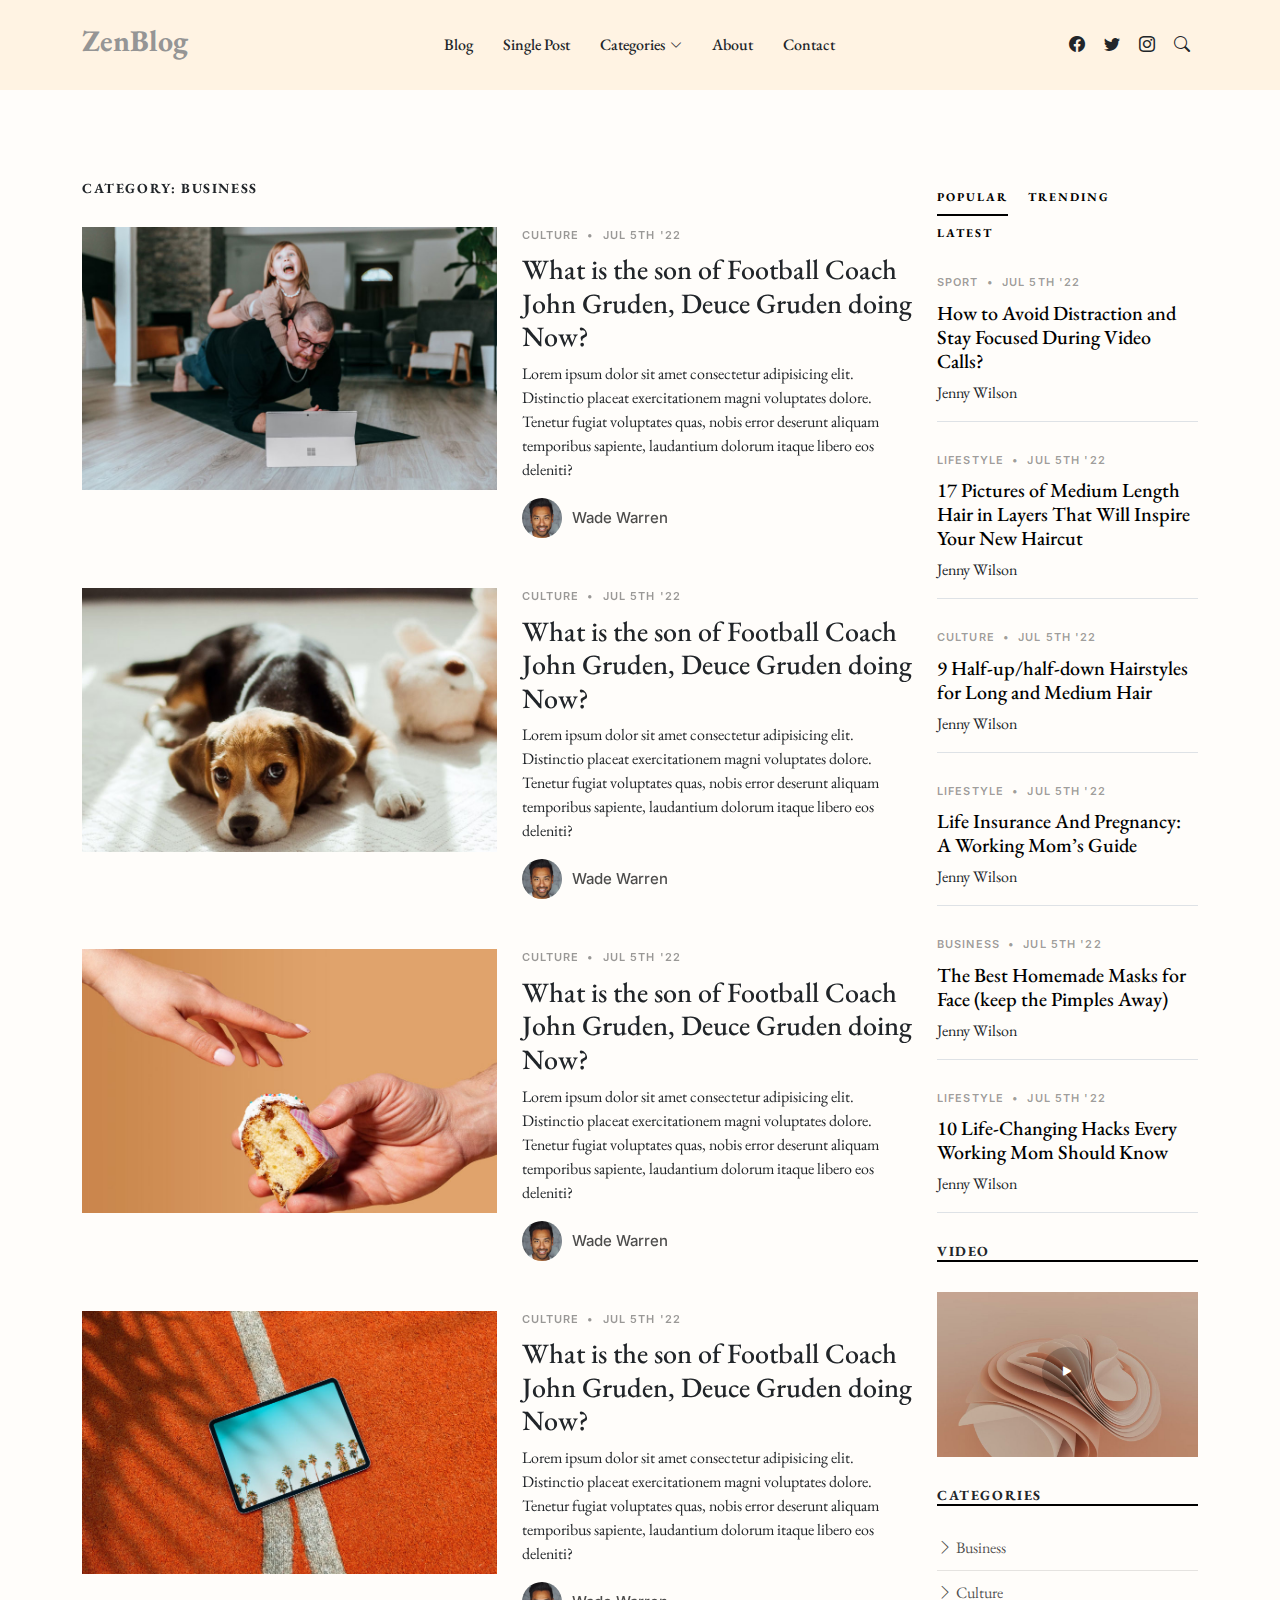
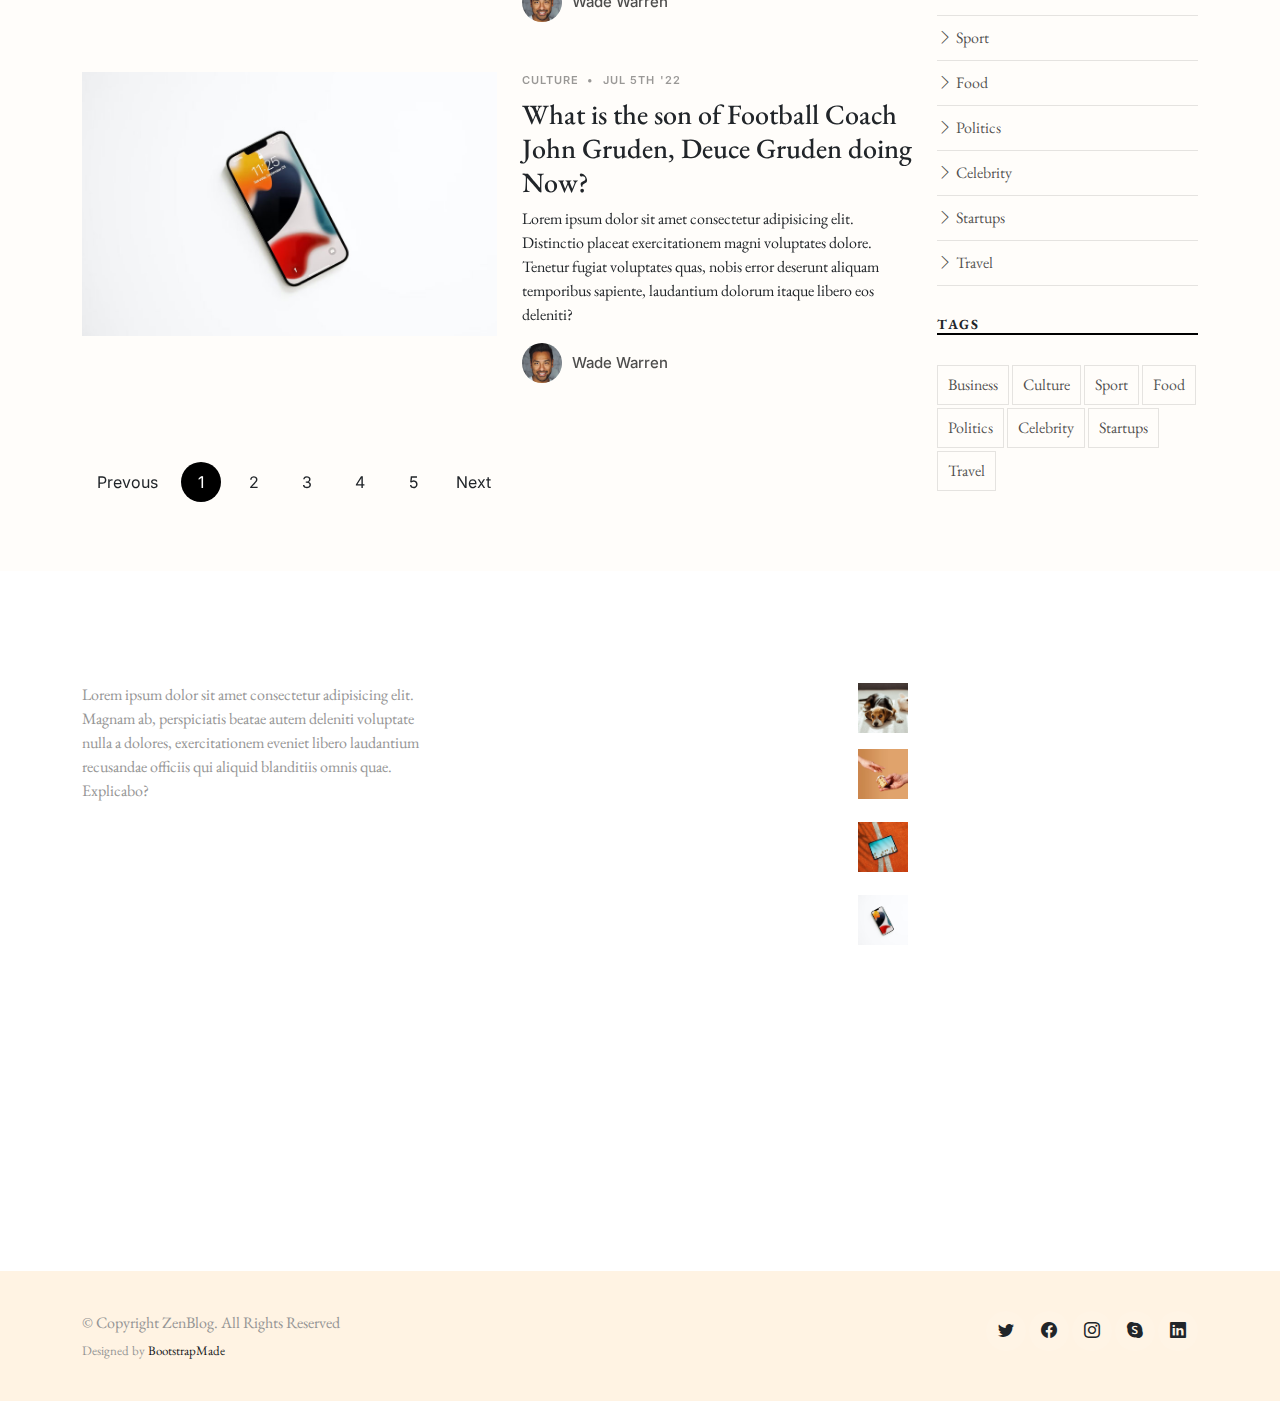
<file: category.html>
<!DOCTYPE html>
<html lang="en">

<head>
  <meta charset="utf-8">
  <meta content="width=device-width, initial-scale=1.0" name="viewport">

  <title>ZenBlog Bootstrap Template - Category</title>
  <meta content="" name="description">
  <meta content="" name="keywords">

  <!-- Favicons -->
  <link href="assets/img/favicon.png" rel="icon">
  <link href="assets/img/apple-touch-icon.png" rel="apple-touch-icon">

  <!-- Google Fonts -->
  <link rel="preconnect" href="https://fonts.googleapis.com">
  <link rel="preconnect" href="https://fonts.gstatic.com" crossorigin>
  <link href="https://fonts.googleapis.com/css2?family=EB+Garamond:wght@400;500&family=Inter:wght@400;500&family=Playfair+Display:ital,wght@0,400;0,700;1,400;1,700&display=swap" rel="stylesheet">

  <!-- Vendor CSS Files -->
  <link href="assets/vendor/bootstrap/css/bootstrap.min.css" rel="stylesheet">
  <link href="assets/vendor/bootstrap-icons/bootstrap-icons.css" rel="stylesheet">
  <link href="assets/vendor/swiper/swiper-bundle.min.css" rel="stylesheet">
  <link href="assets/vendor/glightbox/css/glightbox.min.css" rel="stylesheet">
  <link href="assets/vendor/aos/aos.css" rel="stylesheet">

  <!-- Template Main CSS Files -->
  <link href="assets/css/variables.css" rel="stylesheet">
  <link href="assets/css/main.css" rel="stylesheet">
  <link rel="stylesheet" href="custom.css">

  <!-- =======================================================
  * Template Name: ZenBlog - v1.2.1
  * Template URL: https://bootstrapmade.com/zenblog-bootstrap-blog-template/
  * Author: BootstrapMade.com
  * License: https:///bootstrapmade.com/license/
  ======================================================== -->
</head>

<body>

  <!-- ======= Header ======= -->
  <header id="header" class="header d-flex align-items-center fixed-top">
    <div class="container-fluid container-xl d-flex align-items-center justify-content-between">

      <a href="index.html" class="logo d-flex align-items-center">
        <!-- Uncomment the line below if you also wish to use an image logo -->
        <!-- <img src="assets/img/logo.png" alt=""> -->
        <h1>ZenBlog</h1>
      </a>

      <nav id="navbar" class="navbar">
        <ul>
          <li><a href="index.html">Blog</a></li>
          <li><a href="single-post.html">Single Post</a></li>
          <li class="dropdown"><a href="category.html"><span>Categories</span> <i class="bi bi-chevron-down dropdown-indicator"></i></a>
            <ul>
              <li><a href="search-result.html">Search Result</a></li>
              <li><a href="#">Drop Down 1</a></li>
              <li class="dropdown"><a href="#"><span>Deep Drop Down</span> <i class="bi bi-chevron-down dropdown-indicator"></i></a>
                <ul>
                  <li><a href="#">Deep Drop Down 1</a></li>
                  <li><a href="#">Deep Drop Down 2</a></li>
                  <li><a href="#">Deep Drop Down 3</a></li>
                  <li><a href="#">Deep Drop Down 4</a></li>
                  <li><a href="#">Deep Drop Down 5</a></li>
                </ul>
              </li>
              <li><a href="#">Drop Down 2</a></li>
              <li><a href="#">Drop Down 3</a></li>
              <li><a href="#">Drop Down 4</a></li>
            </ul>
          </li>

          <li><a href="about.html">About</a></li>
          <li><a href="contact.html">Contact</a></li>
        </ul>
      </nav><!-- .navbar -->

      <div class="position-relative">
        <a href="#" class="mx-2"><span class="bi-facebook"></span></a>
        <a href="#" class="mx-2"><span class="bi-twitter"></span></a>
        <a href="#" class="mx-2"><span class="bi-instagram"></span></a>

        <a href="#" class="mx-2 js-search-open"><span class="bi-search"></span></a>
        <i class="bi bi-list mobile-nav-toggle"></i>

        <!-- ======= Search Form ======= -->
        <div class="search-form-wrap js-search-form-wrap">
          <form action="search-result.html" class="search-form">
            <span class="icon bi-search"></span>
            <input type="text" placeholder="Search" class="form-control">
            <button class="btn js-search-close"><span class="bi-x"></span></button>
          </form>
        </div><!-- End Search Form -->

      </div>

    </div>

  </header><!-- End Header -->

  <main id="main">
    <section>
      <div class="container">
        <div class="row">

          <div class="col-md-9" data-aos="fade-up">
            <h3 class="category-title">Category: Business</h3>

            <div class="d-md-flex post-entry-2 half">
              <a href="single-post.html" class="me-4 thumbnail">
                <img src="assets/img/post-landscape-6.jpg" alt="" class="img-fluid">
              </a>
              <div>
                <div class="post-meta"><span class="date">Culture</span> <span class="mx-1">&bullet;</span> <span>Jul 5th '22</span></div>
                <h3><a href="single-post.html">What is the son of Football Coach John Gruden, Deuce Gruden doing Now?</a></h3>
                <p>Lorem ipsum dolor sit amet consectetur adipisicing elit. Distinctio placeat exercitationem magni voluptates dolore. Tenetur fugiat voluptates quas, nobis error deserunt aliquam temporibus sapiente, laudantium dolorum itaque libero eos deleniti?</p>
                <div class="d-flex align-items-center author">
                  <div class="photo"><img src="assets/img/person-2.jpg" alt="" class="img-fluid"></div>
                  <div class="name">
                    <h3 class="m-0 p-0">Wade Warren</h3>
                  </div>
                </div>
              </div>
            </div>

            <div class="d-md-flex post-entry-2 half">
              <a href="single-post.html" class="me-4 thumbnail">
                <img src="assets/img/post-landscape-1.jpg" alt="" class="img-fluid">
              </a>
              <div>
                <div class="post-meta"><span class="date">Culture</span> <span class="mx-1">&bullet;</span> <span>Jul 5th '22</span></div>
                <h3><a href="single-post.html">What is the son of Football Coach John Gruden, Deuce Gruden doing Now?</a></h3>
                <p>Lorem ipsum dolor sit amet consectetur adipisicing elit. Distinctio placeat exercitationem magni voluptates dolore. Tenetur fugiat voluptates quas, nobis error deserunt aliquam temporibus sapiente, laudantium dolorum itaque libero eos deleniti?</p>
                <div class="d-flex align-items-center author">
                  <div class="photo"><img src="assets/img/person-2.jpg" alt="" class="img-fluid"></div>
                  <div class="name">
                    <h3 class="m-0 p-0">Wade Warren</h3>
                  </div>
                </div>
              </div>
            </div>

            <div class="d-md-flex post-entry-2 half">
              <a href="single-post.html" class="me-4 thumbnail">
                <img src="assets/img/post-landscape-2.jpg" alt="" class="img-fluid">
              </a>
              <div>
                <div class="post-meta"><span class="date">Culture</span> <span class="mx-1">&bullet;</span> <span>Jul 5th '22</span></div>
                <h3><a href="single-post.html">What is the son of Football Coach John Gruden, Deuce Gruden doing Now?</a></h3>
                <p>Lorem ipsum dolor sit amet consectetur adipisicing elit. Distinctio placeat exercitationem magni voluptates dolore. Tenetur fugiat voluptates quas, nobis error deserunt aliquam temporibus sapiente, laudantium dolorum itaque libero eos deleniti?</p>
                <div class="d-flex align-items-center author">
                  <div class="photo"><img src="assets/img/person-2.jpg" alt="" class="img-fluid"></div>
                  <div class="name">
                    <h3 class="m-0 p-0">Wade Warren</h3>
                  </div>
                </div>
              </div>
            </div>

            <div class="d-md-flex post-entry-2 half">
              <a href="single-post.html" class="me-4 thumbnail">
                <img src="assets/img/post-landscape-3.jpg" alt="" class="img-fluid">
              </a>
              <div>
                <div class="post-meta"><span class="date">Culture</span> <span class="mx-1">&bullet;</span> <span>Jul 5th '22</span></div>
                <h3><a href="single-post.html">What is the son of Football Coach John Gruden, Deuce Gruden doing Now?</a></h3>
                <p>Lorem ipsum dolor sit amet consectetur adipisicing elit. Distinctio placeat exercitationem magni voluptates dolore. Tenetur fugiat voluptates quas, nobis error deserunt aliquam temporibus sapiente, laudantium dolorum itaque libero eos deleniti?</p>
                <div class="d-flex align-items-center author">
                  <div class="photo"><img src="assets/img/person-2.jpg" alt="" class="img-fluid"></div>
                  <div class="name">
                    <h3 class="m-0 p-0">Wade Warren</h3>
                  </div>
                </div>
              </div>
            </div>

            <div class="d-md-flex post-entry-2 half">
              <a href="single-post.html" class="me-4 thumbnail">
                <img src="assets/img/post-landscape-4.jpg" alt="" class="img-fluid">
              </a>
              <div>
                <div class="post-meta"><span class="date">Culture</span> <span class="mx-1">&bullet;</span> <span>Jul 5th '22</span></div>
                <h3><a href="single-post.html">What is the son of Football Coach John Gruden, Deuce Gruden doing Now?</a></h3>
                <p>Lorem ipsum dolor sit amet consectetur adipisicing elit. Distinctio placeat exercitationem magni voluptates dolore. Tenetur fugiat voluptates quas, nobis error deserunt aliquam temporibus sapiente, laudantium dolorum itaque libero eos deleniti?</p>
                <div class="d-flex align-items-center author">
                  <div class="photo"><img src="assets/img/person-2.jpg" alt="" class="img-fluid"></div>
                  <div class="name">
                    <h3 class="m-0 p-0">Wade Warren</h3>
                  </div>
                </div>
              </div>
            </div>

            <div class="text-start py-4">
              <div class="custom-pagination">
                <a href="#" class="prev">Prevous</a>
                <a href="#" class="active">1</a>
                <a href="#">2</a>
                <a href="#">3</a>
                <a href="#">4</a>
                <a href="#">5</a>
                <a href="#" class="next">Next</a>
              </div>
            </div>
          </div>

          <div class="col-md-3">
            <!-- ======= Sidebar ======= -->
            <div class="aside-block">

              <ul class="nav nav-pills custom-tab-nav mb-4" id="pills-tab" role="tablist">
                <li class="nav-item" role="presentation">
                  <button class="nav-link active" id="pills-popular-tab" data-bs-toggle="pill" data-bs-target="#pills-popular" type="button" role="tab" aria-controls="pills-popular" aria-selected="true">Popular</button>
                </li>
                <li class="nav-item" role="presentation">
                  <button class="nav-link" id="pills-trending-tab" data-bs-toggle="pill" data-bs-target="#pills-trending" type="button" role="tab" aria-controls="pills-trending" aria-selected="false">Trending</button>
                </li>
                <li class="nav-item" role="presentation">
                  <button class="nav-link" id="pills-latest-tab" data-bs-toggle="pill" data-bs-target="#pills-latest" type="button" role="tab" aria-controls="pills-latest" aria-selected="false">Latest</button>
                </li>
              </ul>

              <div class="tab-content" id="pills-tabContent">

                <!-- Popular -->
                <div class="tab-pane fade show active" id="pills-popular" role="tabpanel" aria-labelledby="pills-popular-tab">
                  <div class="post-entry-1 border-bottom">
                    <div class="post-meta"><span class="date">Sport</span> <span class="mx-1">&bullet;</span> <span>Jul 5th '22</span></div>
                    <h2 class="mb-2"><a href="#">How to Avoid Distraction and Stay Focused During Video Calls?</a></h2>
                    <span class="author mb-3 d-block">Jenny Wilson</span>
                  </div>

                  <div class="post-entry-1 border-bottom">
                    <div class="post-meta"><span class="date">Lifestyle</span> <span class="mx-1">&bullet;</span> <span>Jul 5th '22</span></div>
                    <h2 class="mb-2"><a href="#">17 Pictures of Medium Length Hair in Layers That Will Inspire Your New Haircut</a></h2>
                    <span class="author mb-3 d-block">Jenny Wilson</span>
                  </div>

                  <div class="post-entry-1 border-bottom">
                    <div class="post-meta"><span class="date">Culture</span> <span class="mx-1">&bullet;</span> <span>Jul 5th '22</span></div>
                    <h2 class="mb-2"><a href="#">9 Half-up/half-down Hairstyles for Long and Medium Hair</a></h2>
                    <span class="author mb-3 d-block">Jenny Wilson</span>
                  </div>

                  <div class="post-entry-1 border-bottom">
                    <div class="post-meta"><span class="date">Lifestyle</span> <span class="mx-1">&bullet;</span> <span>Jul 5th '22</span></div>
                    <h2 class="mb-2"><a href="#">Life Insurance And Pregnancy: A Working Mom’s Guide</a></h2>
                    <span class="author mb-3 d-block">Jenny Wilson</span>
                  </div>

                  <div class="post-entry-1 border-bottom">
                    <div class="post-meta"><span class="date">Business</span> <span class="mx-1">&bullet;</span> <span>Jul 5th '22</span></div>
                    <h2 class="mb-2"><a href="#">The Best Homemade Masks for Face (keep the Pimples Away)</a></h2>
                    <span class="author mb-3 d-block">Jenny Wilson</span>
                  </div>

                  <div class="post-entry-1 border-bottom">
                    <div class="post-meta"><span class="date">Lifestyle</span> <span class="mx-1">&bullet;</span> <span>Jul 5th '22</span></div>
                    <h2 class="mb-2"><a href="#">10 Life-Changing Hacks Every Working Mom Should Know</a></h2>
                    <span class="author mb-3 d-block">Jenny Wilson</span>
                  </div>
                </div> <!-- End Popular -->

                <!-- Trending -->
                <div class="tab-pane fade" id="pills-trending" role="tabpanel" aria-labelledby="pills-trending-tab">
                  <div class="post-entry-1 border-bottom">
                    <div class="post-meta"><span class="date">Lifestyle</span> <span class="mx-1">&bullet;</span> <span>Jul 5th '22</span></div>
                    <h2 class="mb-2"><a href="#">17 Pictures of Medium Length Hair in Layers That Will Inspire Your New Haircut</a></h2>
                    <span class="author mb-3 d-block">Jenny Wilson</span>
                  </div>

                  <div class="post-entry-1 border-bottom">
                    <div class="post-meta"><span class="date">Culture</span> <span class="mx-1">&bullet;</span> <span>Jul 5th '22</span></div>
                    <h2 class="mb-2"><a href="#">9 Half-up/half-down Hairstyles for Long and Medium Hair</a></h2>
                    <span class="author mb-3 d-block">Jenny Wilson</span>
                  </div>

                  <div class="post-entry-1 border-bottom">
                    <div class="post-meta"><span class="date">Lifestyle</span> <span class="mx-1">&bullet;</span> <span>Jul 5th '22</span></div>
                    <h2 class="mb-2"><a href="#">Life Insurance And Pregnancy: A Working Mom’s Guide</a></h2>
                    <span class="author mb-3 d-block">Jenny Wilson</span>
                  </div>

                  <div class="post-entry-1 border-bottom">
                    <div class="post-meta"><span class="date">Sport</span> <span class="mx-1">&bullet;</span> <span>Jul 5th '22</span></div>
                    <h2 class="mb-2"><a href="#">How to Avoid Distraction and Stay Focused During Video Calls?</a></h2>
                    <span class="author mb-3 d-block">Jenny Wilson</span>
                  </div>
                  <div class="post-entry-1 border-bottom">
                    <div class="post-meta"><span class="date">Business</span> <span class="mx-1">&bullet;</span> <span>Jul 5th '22</span></div>
                    <h2 class="mb-2"><a href="#">The Best Homemade Masks for Face (keep the Pimples Away)</a></h2>
                    <span class="author mb-3 d-block">Jenny Wilson</span>
                  </div>

                  <div class="post-entry-1 border-bottom">
                    <div class="post-meta"><span class="date">Lifestyle</span> <span class="mx-1">&bullet;</span> <span>Jul 5th '22</span></div>
                    <h2 class="mb-2"><a href="#">10 Life-Changing Hacks Every Working Mom Should Know</a></h2>
                    <span class="author mb-3 d-block">Jenny Wilson</span>
                  </div>
                </div> <!-- End Trending -->

                <!-- Latest -->
                <div class="tab-pane fade" id="pills-latest" role="tabpanel" aria-labelledby="pills-latest-tab">
                  <div class="post-entry-1 border-bottom">
                    <div class="post-meta"><span class="date">Lifestyle</span> <span class="mx-1">&bullet;</span> <span>Jul 5th '22</span></div>
                    <h2 class="mb-2"><a href="#">Life Insurance And Pregnancy: A Working Mom’s Guide</a></h2>
                    <span class="author mb-3 d-block">Jenny Wilson</span>
                  </div>

                  <div class="post-entry-1 border-bottom">
                    <div class="post-meta"><span class="date">Business</span> <span class="mx-1">&bullet;</span> <span>Jul 5th '22</span></div>
                    <h2 class="mb-2"><a href="#">The Best Homemade Masks for Face (keep the Pimples Away)</a></h2>
                    <span class="author mb-3 d-block">Jenny Wilson</span>
                  </div>

                  <div class="post-entry-1 border-bottom">
                    <div class="post-meta"><span class="date">Lifestyle</span> <span class="mx-1">&bullet;</span> <span>Jul 5th '22</span></div>
                    <h2 class="mb-2"><a href="#">10 Life-Changing Hacks Every Working Mom Should Know</a></h2>
                    <span class="author mb-3 d-block">Jenny Wilson</span>
                  </div>

                  <div class="post-entry-1 border-bottom">
                    <div class="post-meta"><span class="date">Sport</span> <span class="mx-1">&bullet;</span> <span>Jul 5th '22</span></div>
                    <h2 class="mb-2"><a href="#">How to Avoid Distraction and Stay Focused During Video Calls?</a></h2>
                    <span class="author mb-3 d-block">Jenny Wilson</span>
                  </div>

                  <div class="post-entry-1 border-bottom">
                    <div class="post-meta"><span class="date">Lifestyle</span> <span class="mx-1">&bullet;</span> <span>Jul 5th '22</span></div>
                    <h2 class="mb-2"><a href="#">17 Pictures of Medium Length Hair in Layers That Will Inspire Your New Haircut</a></h2>
                    <span class="author mb-3 d-block">Jenny Wilson</span>
                  </div>

                  <div class="post-entry-1 border-bottom">
                    <div class="post-meta"><span class="date">Culture</span> <span class="mx-1">&bullet;</span> <span>Jul 5th '22</span></div>
                    <h2 class="mb-2"><a href="#">9 Half-up/half-down Hairstyles for Long and Medium Hair</a></h2>
                    <span class="author mb-3 d-block">Jenny Wilson</span>
                  </div>

                </div> <!-- End Latest -->

              </div>
            </div>

            <div class="aside-block">
              <h3 class="aside-title">Video</h3>
              <div class="video-post">
                <a href="https://www.youtube.com/watch?v=AiFfDjmd0jU" class="glightbox link-video">
                  <span class="bi-play-fill"></span>
                  <img src="assets/img/post-landscape-5.jpg" alt="" class="img-fluid">
                </a>
              </div>
            </div><!-- End Video -->

            <div class="aside-block">
              <h3 class="aside-title">Categories</h3>
              <ul class="aside-links list-unstyled">
                <li><a href="category.html"><i class="bi bi-chevron-right"></i> Business</a></li>
                <li><a href="category.html"><i class="bi bi-chevron-right"></i> Culture</a></li>
                <li><a href="category.html"><i class="bi bi-chevron-right"></i> Sport</a></li>
                <li><a href="category.html"><i class="bi bi-chevron-right"></i> Food</a></li>
                <li><a href="category.html"><i class="bi bi-chevron-right"></i> Politics</a></li>
                <li><a href="category.html"><i class="bi bi-chevron-right"></i> Celebrity</a></li>
                <li><a href="category.html"><i class="bi bi-chevron-right"></i> Startups</a></li>
                <li><a href="category.html"><i class="bi bi-chevron-right"></i> Travel</a></li>
              </ul>
            </div><!-- End Categories -->

            <div class="aside-block">
              <h3 class="aside-title">Tags</h3>
              <ul class="aside-tags list-unstyled">
                <li><a href="category.html">Business</a></li>
                <li><a href="category.html">Culture</a></li>
                <li><a href="category.html">Sport</a></li>
                <li><a href="category.html">Food</a></li>
                <li><a href="category.html">Politics</a></li>
                <li><a href="category.html">Celebrity</a></li>
                <li><a href="category.html">Startups</a></li>
                <li><a href="category.html">Travel</a></li>
              </ul>
            </div><!-- End Tags -->

          </div>

        </div>
      </div>
    </section>
  </main><!-- End #main -->

  <!-- ======= Footer ======= -->
  <footer id="footer" class="footer">

    <div class="footer-content">
      <div class="container">

        <div class="row g-5">
          <div class="col-lg-4">
            <h3 class="footer-heading">About ZenBlog</h3>
            <p>Lorem ipsum dolor sit amet consectetur adipisicing elit. Magnam ab, perspiciatis beatae autem deleniti voluptate nulla a dolores, exercitationem eveniet libero laudantium recusandae officiis qui aliquid blanditiis omnis quae. Explicabo?</p>
            <p><a href="about.html" class="footer-link-more">Learn More</a></p>
          </div>
          <div class="col-6 col-lg-2">
            <h3 class="footer-heading">Navigation</h3>
            <ul class="footer-links list-unstyled">
              <li><a href="index.html"><i class="bi bi-chevron-right"></i> Home</a></li>
              <li><a href="index.html"><i class="bi bi-chevron-right"></i> Blog</a></li>
              <li><a href="category.html"><i class="bi bi-chevron-right"></i> Categories</a></li>
              <li><a href="single-post.html"><i class="bi bi-chevron-right"></i> Single Post</a></li>
              <li><a href="about.html"><i class="bi bi-chevron-right"></i> About us</a></li>
              <li><a href="contact.html"><i class="bi bi-chevron-right"></i> Contact</a></li>
            </ul>
          </div>
          <div class="col-6 col-lg-2">
            <h3 class="footer-heading">Categories</h3>
            <ul class="footer-links list-unstyled">
              <li><a href="category.html"><i class="bi bi-chevron-right"></i> Business</a></li>
              <li><a href="category.html"><i class="bi bi-chevron-right"></i> Culture</a></li>
              <li><a href="category.html"><i class="bi bi-chevron-right"></i> Sport</a></li>
              <li><a href="category.html"><i class="bi bi-chevron-right"></i> Food</a></li>
              <li><a href="category.html"><i class="bi bi-chevron-right"></i> Politics</a></li>
              <li><a href="category.html"><i class="bi bi-chevron-right"></i> Celebrity</a></li>
              <li><a href="category.html"><i class="bi bi-chevron-right"></i> Startups</a></li>
              <li><a href="category.html"><i class="bi bi-chevron-right"></i> Travel</a></li>

            </ul>
          </div>

          <div class="col-lg-4">
            <h3 class="footer-heading">Recent Posts</h3>

            <ul class="footer-links footer-blog-entry list-unstyled">
              <li>
                <a href="single-post.html" class="d-flex align-items-center">
                  <img src="assets/img/post-sq-1.jpg" alt="" class="img-fluid me-3">
                  <div>
                    <div class="post-meta d-block"><span class="date">Culture</span> <span class="mx-1">&bullet;</span> <span>Jul 5th '22</span></div>
                    <span>5 Great Startup Tips for Female Founders</span>
                  </div>
                </a>
              </li>

              <li>
                <a href="single-post.html" class="d-flex align-items-center">
                  <img src="assets/img/post-sq-2.jpg" alt="" class="img-fluid me-3">
                  <div>
                    <div class="post-meta d-block"><span class="date">Culture</span> <span class="mx-1">&bullet;</span> <span>Jul 5th '22</span></div>
                    <span>What is the son of Football Coach John Gruden, Deuce Gruden doing Now?</span>
                  </div>
                </a>
              </li>

              <li>
                <a href="single-post.html" class="d-flex align-items-center">
                  <img src="assets/img/post-sq-3.jpg" alt="" class="img-fluid me-3">
                  <div>
                    <div class="post-meta d-block"><span class="date">Culture</span> <span class="mx-1">&bullet;</span> <span>Jul 5th '22</span></div>
                    <span>Life Insurance And Pregnancy: A Working Mom’s Guide</span>
                  </div>
                </a>
              </li>

              <li>
                <a href="single-post.html" class="d-flex align-items-center">
                  <img src="assets/img/post-sq-4.jpg" alt="" class="img-fluid me-3">
                  <div>
                    <div class="post-meta d-block"><span class="date">Culture</span> <span class="mx-1">&bullet;</span> <span>Jul 5th '22</span></div>
                    <span>How to Avoid Distraction and Stay Focused During Video Calls?</span>
                  </div>
                </a>
              </li>

            </ul>

          </div>
        </div>
      </div>
    </div>

    <div class="footer-legal">
      <div class="container">

        <div class="row justify-content-between">
          <div class="col-md-6 text-center text-md-start mb-3 mb-md-0">
            <div class="copyright">
              © Copyright <strong><span>ZenBlog</span></strong>. All Rights Reserved
            </div>

            <div class="credits">
              <!-- All the links in the footer should remain intact. -->
              <!-- You can delete the links only if you purchased the pro version. -->
              <!-- Licensing information: https://bootstrapmade.com/license/ -->
              <!-- Purchase the pro version with working PHP/AJAX contact form: https://bootstrapmade.com/herobiz-bootstrap-business-template/ -->
              Designed by <a href="https://bootstrapmade.com/">BootstrapMade</a>
            </div>

          </div>

          <div class="col-md-6">
            <div class="social-links mb-3 mb-lg-0 text-center text-md-end">
              <a href="#" class="twitter"><i class="bi bi-twitter"></i></a>
              <a href="#" class="facebook"><i class="bi bi-facebook"></i></a>
              <a href="#" class="instagram"><i class="bi bi-instagram"></i></a>
              <a href="#" class="google-plus"><i class="bi bi-skype"></i></a>
              <a href="#" class="linkedin"><i class="bi bi-linkedin"></i></a>
            </div>

          </div>

        </div>

      </div>
    </div>

  </footer>

  <a href="#" class="scroll-top d-flex align-items-center justify-content-center"><i class="bi bi-arrow-up-short"></i></a>

  <!-- Vendor JS Files -->
  <script src="assets/vendor/bootstrap/js/bootstrap.bundle.min.js"></script>
  <script src="assets/vendor/swiper/swiper-bundle.min.js"></script>
  <script src="assets/vendor/glightbox/js/glightbox.min.js"></script>
  <script src="assets/vendor/aos/aos.js"></script>
  <script src="assets/vendor/php-email-form/validate.js"></script>

  <!-- Template Main JS File -->
  <script src="assets/js/main.js"></script>

</body>

</html>
</file>
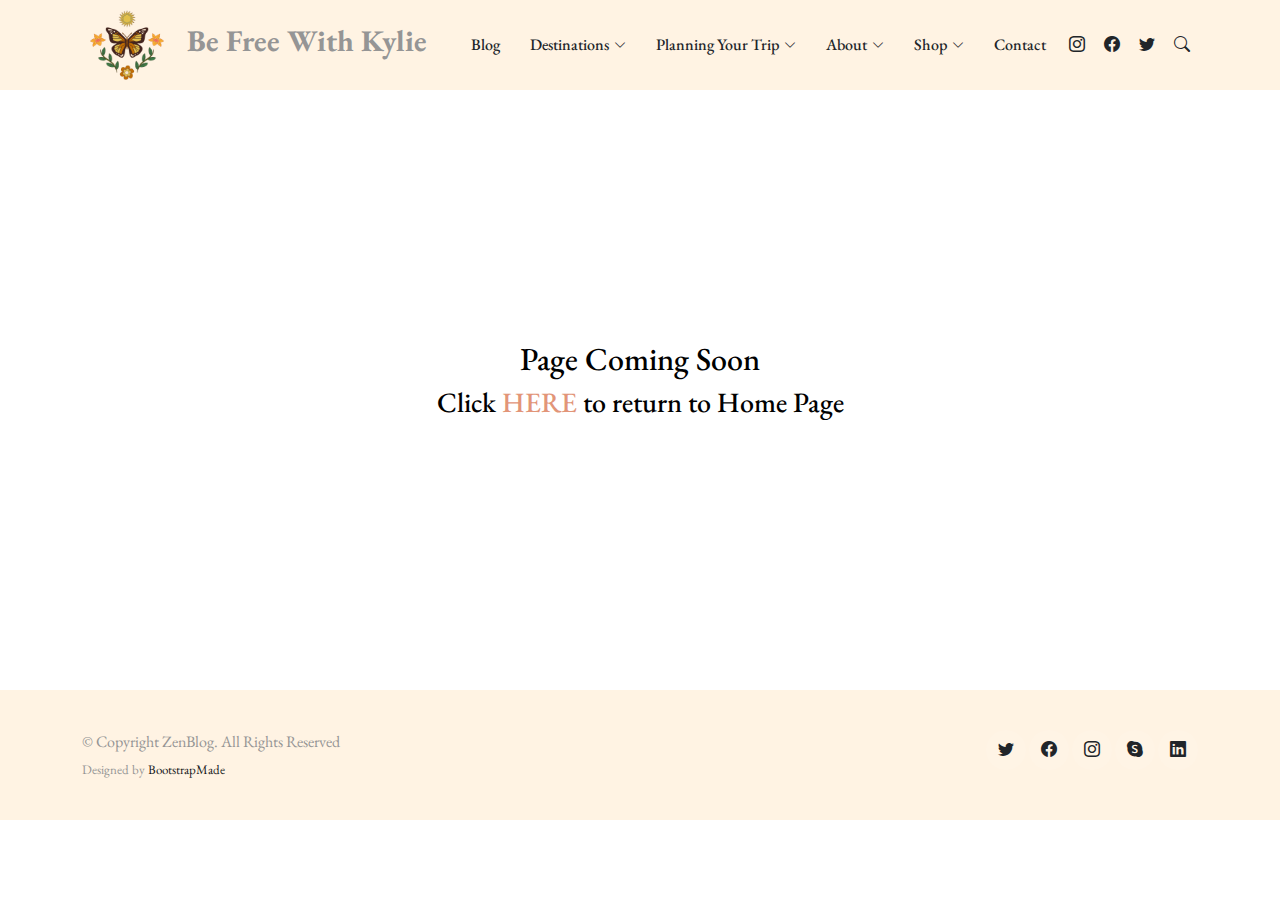
<file: comingsoon.html>
<!DOCTYPE html>
<html lang="en">

<head>
  <meta charset="utf-8">
  <meta content="width=device-width, initial-scale=1.0" name="viewport">

  <title>ZenBlog Bootstrap Template - Index</title>
  <meta content="" name="description">
  <meta content="" name="keywords">

  <!-- Favicons -->
  <link href="assets/img/favicon.png" rel="icon">
  <link href="assets/img/apple-touch-icon.png" rel="apple-touch-icon">

  <!-- Google Fonts -->
  <link rel="preconnect" href="https://fonts.googleapis.com">
  <link rel="preconnect" href="https://fonts.gstatic.com" crossorigin>
  <link href="https://fonts.googleapis.com/css2?family=EB+Garamond:wght@400;500&family=Inter:wght@400;500&family=Playfair+Display:ital,wght@0,400;0,700;1,400;1,700&display=swap" rel="stylesheet">

  <!-- Vendor CSS Files -->
  <link href="assets/vendor/bootstrap/css/bootstrap.min.css" rel="stylesheet">
  <link href="assets/vendor/bootstrap-icons/bootstrap-icons.css" rel="stylesheet">
  <link href="assets/vendor/swiper/swiper-bundle.min.css" rel="stylesheet">
  <link href="assets/vendor/glightbox/css/glightbox.min.css" rel="stylesheet">
  <link href="assets/vendor/aos/aos.css" rel="stylesheet">

  <!-- Template Main CSS Files -->
  <link href="assets/css/variables.css" rel="stylesheet">
  <link href="assets/css/main.css" rel="stylesheet">
  <link rel="stylesheet" href="custom.css">

  <!-- =======================================================
  * Template Name: ZenBlog - v1.2.1
  * Template URL: https://bootstrapmade.com/zenblog-bootstrap-blog-template/
  * Author: BootstrapMade.com
  * License: https:///bootstrapmade.com/license/
  ======================================================== -->
</head>

<body>

  <!-- ======= Header ======= -->
  <header id="header" class="header d-flex align-items-center fixed-top">
    <div class="container-fluid container-xl d-flex align-items-center justify-content-between">
      <div>
        <a href="index.html">
          <img src="images/logo2.png" alt="Logo" id="logo">
        </a>      </div>
      <a href="index.html" class="logo d-flex align-items-center">
        <!-- Uncomment the line below if you also wish to use an image logo -->
       <!-- <img src="assets/img/logo.png" alt=""> -->
        <h1>Be Free With Kylie</h1>
      </a> 


<!-- ======= Navigation ======= -->
<nav id="navbar" class="navbar">
    <ul class="nav-bar-text">
      <li><a href="single-post.html">Blog</a></li>
      <li class="dropdown"><a href="destinations.html"><span>Destinations</span> <i class="bi bi-chevron-down dropdown-indicator"></i></a>
        <ul>
        <li class="dropdown"><a href="#"><span>Africa</span> <i class="bi bi-chevron-down dropdown-indicator"></i></a>
        <ul>
            <li><a href="comingsoon.html">Ethiopia</a></li>
            <li><a href="comingsoon.html">Ghana</a></li>
            <li><a href="comingsoon.html">Kenya</a></li>
            <li><a href="comingsoon.html">Madagazscar</a></li>
            <li><a href="comingsoon.html">Nigeria</a></li>
         </ul>
        </li>
        <li class="dropdown"><a href="#"><span>Canada and United States</span> <i class="bi bi-chevron-down dropdown-indicator"></i></a>
            <ul>
                <li><a href="comingsoon.html">Canada</a></li>
                <li><a href="comingsoon.html">North Eastern US</a></li>
                <li><a href="comingsoon.html">Southern US </a></li>
                <li><a href="comingsoon.html">Midwestern US</a></li>
                <li><a href="comingsoon.html">West Coast US</a></li>
            </ul>
        </li>
        <li class="dropdown"><a href="#"><span>Central America</span> <i class="bi bi-chevron-down dropdown-indicator"></i></a>
            <ul>
                <li><a href="comingsoon.html">Belize</a></li>
                <li><a href="comingsoon.html">Costa Rica</a></li>
                <li><a href="comingsoon.html">Guatamala</a></li>
                <li><a href="comingsoon.html">Jamaica</a></li>
                <li><a href="comingsoon.html">Mexico</a></li>
            </ul>
        </li>
        <li class="dropdown"><a href="#"><span>Europe</span> <i class="bi bi-chevron-down dropdown-indicator"></i></a>
            <ul>
                <li><a href="comingsoon.html">Austria</a></li>
                <li><a href="comingsoon.html">Belgium</a></li>
                <li><a href="comingsoon.html">Croatia</a></li>
                <li><a href="comingsoon.html">England</a></li>
                <li><a href="comingsoon.html">France</a></li>
                <li><a href="comingsoon.html">Germany</a></li>
                <li><a href="comingsoon.html">Greece</a></li>
                <li><a href="comingsoon.html">Italy</a></li>
                <li><a href="comingsoon.html">Ireland</a></li>
                <li><a href="comingsoon.html">Spain</a></li>
                <li><a href="comingsoon.html">Switzerland</a></li>
                <li><a href="comingsoon.html">The Netherlands</a></li>
                <li><a href="comingsoon.html">Turkey</a></li>
            </ul>
        </li>
        <li class="dropdown"><a href="#"><span>North America</span> <i class="bi bi-chevron-down dropdown-indicator"></i></a>
            <ul>
                <li><a href="comingsoon.html">Canada</a></li>
                <li><a href="comingsoon.html">Philippines</a></li>
                <li><a href="comingsoon.html">Indonesia</a></li>
                <li><a href="comingsoon.html">Vietnam</a></li>
            </ul>
        </li>
        <li class="dropdown"><a href="#"><span>South America</span> <i class="bi bi-chevron-down dropdown-indicator"></i></a>
            <ul>
              <li><a href="comingsoon.html">Argentina</a></li>
              <li><a href="comingsoon.html">Brazil</a></li>
              <li><a href="comingsoon.html">Chile</a></li>
              <li><a href="comingsoon.html">Columbia</a></li>
              <li><a href="comingsoon.html">Equador</a></li>
              <li><a href="comingsoon.html">Peru</a></li>
              <li><a href="comingsoon.html">Venezuela</a></li>
              <li><a href="comingsoon.html">Uruguay</a></li>
            </ul>
        </li>
        <li class="dropdown"><a href="#"><span>Southeast Asia</span> <i class="bi bi-chevron-down dropdown-indicator"></i></a>
        <ul>
            <li><a href="comingsoon.html">Thailand</a></li>
            <li><a href="comingsoon.html">Philippines</a></li>
            <li><a href="comingsoon.html">Indonesia</a></li>
            <li><a href="comingsoon.html">Vietnam</a></li>
            <li><a href="comingsoon.html">Cambodia</a></li>
        </ul>
        </li>
        </ul>
      </li>
    <li class="dropdown"><a href="destinations.html"><span>Planning Your Trip</span> <i class="bi bi-chevron-down dropdown-indicator"></i></a>
        <ul>
        <li class="dropdown"><a href="#"><span>Finding Your Pack</span> <i class="bi bi-chevron-down dropdown-indicator"></i></a>
        <ul>
            <li><a href="comingsoon.html">2-4 Week Trips</a></li>
            <li><a href="comingsoon.html">1-2 Month Trips</a></li>
            <li><a href="comingsoon.html">Mixed Seasons Backpacking</a></li>
            <li><a href="comingsoon.html">Hiking Packs</a></li>
            <li><a href="comingsoon.html">Carry-on vs. Check-Baggage</a></li>
         </ul>
        </li>
        <li class="dropdown"><a href="#"><span>Travel & Accommodation</span> <i class="bi bi-chevron-down dropdown-indicator"></i></a>
            <ul>
                <li><a href="comingsoon.html">Find Hotels & Hostels</a></li>
                <li><a href="comingsoon.html">Renting a Car or Scooter</a></li>
                <li><a href="comingsoon.html">Find Cheap Flights</a></li>
                <li><a href="comingsoon.html">Purchasing Travel Insurance</a></li>
                <li><a href="comingsoon.html">Booking Tours & Attractions</a></li>
            </ul>
        </li>
        </ul>
    </li>
    <li class="dropdown"> <a href="about.html"><span>About</span> <i class="bi bi-chevron-down dropdown-indicator"></i></a>
        <ul>
        <li><a href="comingsoon.html"><span>About Me</span></a></li>
        <li><a href="comingsoon.html"><span>My Background</span></a></li>
        <li><a href="comingsoon.html"><span>FAQs</span></a></li>
        <li><a href="comingsoon.html"><span>My Favorite Destinations</span></a></li>
        </ul>
    </li>
    <li class="dropdown"> <a href="destinations.html"><span>Shop</span> <i class="bi bi-chevron-down dropdown-indicator"></i></a>
        <ul>
        <li><a href="comingsoon.html"><span>My Backpacking Must-Haves</span></a></li>
        <li><a href="comingsoon.html"><span>My Amazon Must-Haves</span></a></li>
        <li><a href="comingsoon.html"><span>My Closet</span></a></li>
        <li><a href="comingsoon.html"><span>My Camera Equipment</span></a></li>
        </ul>
    </li>
    <li><a href="contact.html">Contact</a></li>
    </ul>
  </nav> 
  
  <div class="position-relative">
    <a href="https://www.instagram.com/ky.liedavie/" class="mx-2"><span class="bi-instagram"></span></a>
    <a href="https://www.facebook.com/kylie.davie.1/" class="mx-2"><span class="bi-facebook"></span></a>
    <a href="#" class="mx-2"><span class="bi-twitter"></span></a>

    <a href="#" class="mx-2 js-search-open"><span class="bi-search"></span></a>
    <i class="bi bi-list mobile-nav-toggle"></i>

<!-- ======= Navigation ======= -->

        <!-- ======= Search Form ======= -->
        <div class="search-form-wrap js-search-form-wrap">
          <form action="search-result.html" class="search-form">
            <span class="icon bi-search"></span>
            <input type="text" placeholder="Search" class="form-control">
            <button class="btn js-search-close"><span class="bi-x"></span></button>
          </form>
        </div><!-- End Search Form -->

      </div>

    </div>

  </header><!-- End Header -->

  <!-- ======= Footer ======= -->
  <footer id="footer" class="footer">

    <div class="coming-soon"> 
        <div class="coming-soon-container">
            <h2>Page Coming Soon</h2>
            <h3>Click <a href="index.html" class="here-link">HERE</a> to return to Home Page</h3>
        </div>
    </div>

    <div class="footer-legal">
      <div class="container">

        <div class="row justify-content-between">
          <div class="col-md-6 text-center text-md-start mb-3 mb-md-0">
            <div class="copyright">
              © Copyright <strong><span>ZenBlog</span></strong>. All Rights Reserved
            </div>

            <div class="credits">
              <!-- All the links in the footer should remain intact. -->
              <!-- You can delete the links only if you purchased the pro version. -->
              <!-- Licensing information: https://bootstrapmade.com/license/ -->
              <!-- Purchase the pro version with working PHP/AJAX contact form: https://bootstrapmade.com/herobiz-bootstrap-business-template/ -->
              Designed by <a href="https://bootstrapmade.com/">BootstrapMade</a>
            </div>

          </div>

          <div class="col-md-6">
            <div class="social-links mb-3 mb-lg-0 text-center text-md-end">
              <a href="#" class="twitter"><i class="bi bi-twitter"></i></a>
              <a href="#" class="facebook"><i class="bi bi-facebook"></i></a>
              <a href="#" class="instagram"><i class="bi bi-instagram"></i></a>
              <a href="#" class="google-plus"><i class="bi bi-skype"></i></a>
              <a href="#" class="linkedin"><i class="bi bi-linkedin"></i></a>
            </div>

          </div>

        </div>

      </div>
    </div>

  </footer>

  <a href="#" class="scroll-top d-flex align-items-center justify-content-center"><i class="bi bi-arrow-up-short"></i></a>

  <!-- Vendor JS Files -->
  <script src="assets/vendor/bootstrap/js/bootstrap.bundle.min.js"></script>
  <script src="assets/vendor/swiper/swiper-bundle.min.js"></script>
  <script src="assets/vendor/glightbox/js/glightbox.min.js"></script>
  <script src="assets/vendor/aos/aos.js"></script>
  <script src="assets/vendor/php-email-form/validate.js"></script>

  <!-- Template Main JS File -->
  <script src="assets/js/main.js"></script>

</body>

</html>
</file>
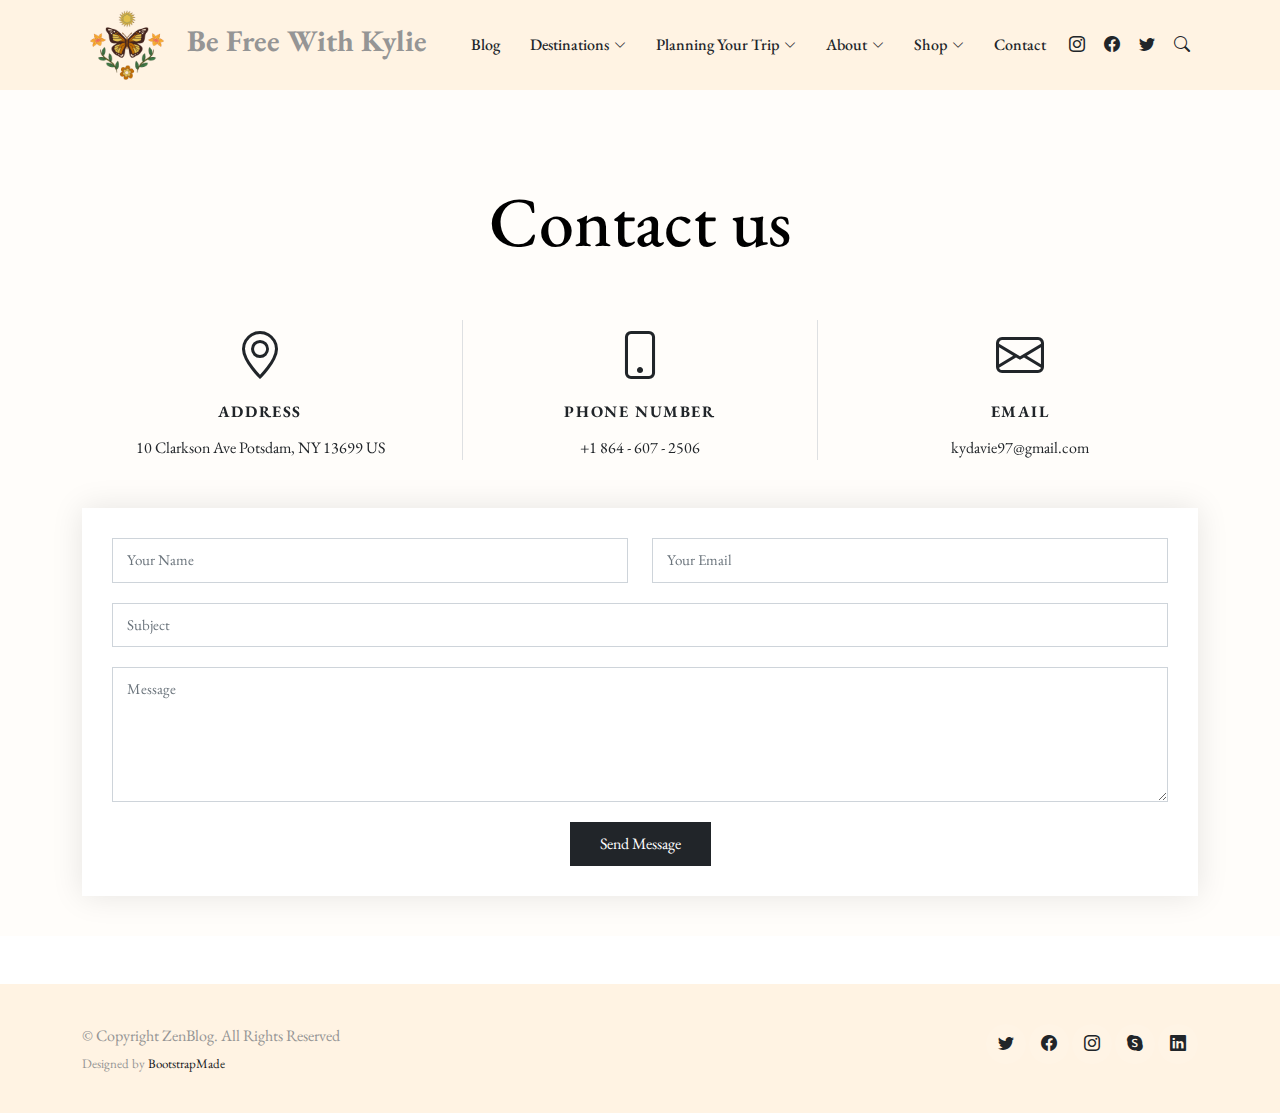
<file: contact.html>
<!DOCTYPE html>
<html lang="en">

<head>
  <meta charset="utf-8">
  <meta content="width=device-width, initial-scale=1.0" name="viewport">

  <title>ZenBlog Bootstrap Template - Contact</title>
  <meta content="" name="description">
  <meta content="" name="keywords">

  <!-- Favicons -->
  <link href="assets/img/favicon.png" rel="icon">
  <link href="assets/img/apple-touch-icon.png" rel="apple-touch-icon">

  <!-- Google Fonts -->
  <link rel="preconnect" href="https://fonts.googleapis.com">
  <link rel="preconnect" href="https://fonts.gstatic.com" crossorigin>
  <link href="https://fonts.googleapis.com/css2?family=EB+Garamond:wght@400;500&family=Inter:wght@400;500&family=Playfair+Display:ital,wght@0,400;0,700;1,400;1,700&display=swap" rel="stylesheet">

  <!-- Vendor CSS Files -->
  <link href="assets/vendor/bootstrap/css/bootstrap.min.css" rel="stylesheet">
  <link href="assets/vendor/bootstrap-icons/bootstrap-icons.css" rel="stylesheet">
  <link href="assets/vendor/swiper/swiper-bundle.min.css" rel="stylesheet">
  <link href="assets/vendor/glightbox/css/glightbox.min.css" rel="stylesheet">
  <link href="assets/vendor/aos/aos.css" rel="stylesheet">

  <!-- Template Main CSS Files -->
  <link href="assets/css/variables.css" rel="stylesheet">
  <link href="assets/css/main.css" rel="stylesheet">
  <link rel="stylesheet" href="custom.css">

  <!-- =======================================================
  * Template Name: ZenBlog - v1.2.1
  * Template URL: https://bootstrapmade.com/zenblog-bootstrap-blog-template/
  * Author: BootstrapMade.com
  * License: https:///bootstrapmade.com/license/
  ======================================================== -->
</head>

<body>

  <!-- ======= Header ======= -->
  <header id="header" class="header d-flex align-items-center fixed-top">
    <div class="container-fluid container-xl d-flex align-items-center justify-content-between">
      <div>
        <a href="index.html">
          <img src="images/logo2.png" alt="Logo" id="logo">
        </a>      </div>
      <a href="index.html" class="logo d-flex align-items-center">
        <!-- Uncomment the line below if you also wish to use an image logo -->
       <!-- <img src="assets/img/logo.png" alt=""> -->
        <h1>Be Free With Kylie</h1>
      </a> 


<!-- ======= Navigation ======= -->
<nav id="navbar" class="navbar">
  <ul class="nav-bar-text">
    <li><a href="single-post.html">Blog</a></li>
    <li class="dropdown"><a href="destinations.html"><span>Destinations</span> <i class="bi bi-chevron-down dropdown-indicator"></i></a>
      <ul>
      <li class="dropdown"><a href="#"><span>Africa</span> <i class="bi bi-chevron-down dropdown-indicator"></i></a>
      <ul>
          <li><a href="comingsoon.html">Ethiopia</a></li>
          <li><a href="comingsoon.html">Ghana</a></li>
          <li><a href="comingsoon.html">Kenya</a></li>
          <li><a href="comingsoon.html">Madagazscar</a></li>
          <li><a href="comingsoon.html">Nigeria</a></li>
       </ul>
      </li>
      <li class="dropdown"><a href="#"><span>Canada and United States</span> <i class="bi bi-chevron-down dropdown-indicator"></i></a>
          <ul>
              <li><a href="comingsoon.html">Canada</a></li>
              <li><a href="comingsoon.html">North Eastern US</a></li>
              <li><a href="comingsoon.html">Southern US </a></li>
              <li><a href="comingsoon.html">Midwestern US</a></li>
              <li><a href="comingsoon.html">West Coast US</a></li>
          </ul>
      </li>
      <li class="dropdown"><a href="#"><span>Central America</span> <i class="bi bi-chevron-down dropdown-indicator"></i></a>
          <ul>
              <li><a href="comingsoon.html">Belize</a></li>
              <li><a href="comingsoon.html">Costa Rica</a></li>
              <li><a href="comingsoon.html">Guatamala</a></li>
              <li><a href="comingsoon.html">Jamaica</a></li>
              <li><a href="comingsoon.html">Mexico</a></li>
          </ul>
      </li>
      <li class="dropdown"><a href="#"><span>Europe</span> <i class="bi bi-chevron-down dropdown-indicator"></i></a>
          <ul>
              <li><a href="comingsoon.html">Austria</a></li>
              <li><a href="comingsoon.html">Belgium</a></li>
              <li><a href="comingsoon.html">Croatia</a></li>
              <li><a href="comingsoon.html">England</a></li>
              <li><a href="comingsoon.html">France</a></li>
              <li><a href="comingsoon.html">Germany</a></li>
              <li><a href="comingsoon.html">Greece</a></li>
              <li><a href="comingsoon.html">Italy</a></li>
              <li><a href="comingsoon.html">Ireland</a></li>
              <li><a href="comingsoon.html">Spain</a></li>
              <li><a href="comingsoon.html">Switzerland</a></li>
              <li><a href="comingsoon.html">The Netherlands</a></li>
              <li><a href="comingsoon.html">Turkey</a></li>
          </ul>
      </li>
      <li class="dropdown"><a href="#"><span>North America</span> <i class="bi bi-chevron-down dropdown-indicator"></i></a>
          <ul>
              <li><a href="comingsoon.html">Canada</a></li>
              <li><a href="comingsoon.html">Philippines</a></li>
              <li><a href="comingsoon.html">Indonesia</a></li>
              <li><a href="comingsoon.html">Vietnam</a></li>
          </ul>
      </li>
      <li class="dropdown"><a href="#"><span>South America</span> <i class="bi bi-chevron-down dropdown-indicator"></i></a>
          <ul>
            <li><a href="comingsoon.html">Argentina</a></li>
            <li><a href="comingsoon.html">Brazil</a></li>
            <li><a href="comingsoon.html">Chile</a></li>
            <li><a href="comingsoon.html">Columbia</a></li>
            <li><a href="comingsoon.html">Equador</a></li>
            <li><a href="comingsoon.html">Peru</a></li>
            <li><a href="comingsoon.html">Venezuela</a></li>
            <li><a href="comingsoon.html">Uruguay</a></li>
          </ul>
      </li>
      <li class="dropdown"><a href="#"><span>Southeast Asia</span> <i class="bi bi-chevron-down dropdown-indicator"></i></a>
      <ul>
          <li><a href="comingsoon.html">Thailand</a></li>
          <li><a href="comingsoon.html">Philippines</a></li>
          <li><a href="comingsoon.html">Indonesia</a></li>
          <li><a href="comingsoon.html">Vietnam</a></li>
          <li><a href="comingsoon.html">Cambodia</a></li>
      </ul>
      </li>
      </ul>
    </li>
  <li class="dropdown"><a href="destinations.html"><span>Planning Your Trip</span> <i class="bi bi-chevron-down dropdown-indicator"></i></a>
      <ul>
      <li class="dropdown"><a href="#"><span>Finding Your Pack</span> <i class="bi bi-chevron-down dropdown-indicator"></i></a>
      <ul>
          <li><a href="comingsoon.html">2-4 Week Trips</a></li>
          <li><a href="comingsoon.html">1-2 Month Trips</a></li>
          <li><a href="comingsoon.html">Mixed Seasons Backpacking</a></li>
          <li><a href="comingsoon.html">Hiking Packs</a></li>
          <li><a href="comingsoon.html">Carry-on vs. Check-Baggage</a></li>
       </ul>
      </li>
      <li class="dropdown"><a href="#"><span>Travel & Accommodation</span> <i class="bi bi-chevron-down dropdown-indicator"></i></a>
          <ul>
              <li><a href="comingsoon.html">Find Hotels & Hostels</a></li>
              <li><a href="comingsoon.html">Renting a Car or Scooter</a></li>
              <li><a href="comingsoon.html">Find Cheap Flights</a></li>
              <li><a href="comingsoon.html">Purchasing Travel Insurance</a></li>
              <li><a href="comingsoon.html">Booking Tours & Attractions</a></li>
          </ul>
      </li>
      </ul>
  </li>
  <li class="dropdown"> <a href="about.html"><span>About</span> <i class="bi bi-chevron-down dropdown-indicator"></i></a>
      <ul>
      <li><a href="comingsoon.html"><span>About Me</span></a></li>
      <li><a href="comingsoon.html"><span>My Background</span></a></li>
      <li><a href="comingsoon.html"><span>FAQs</span></a></li>
      <li><a href="comingsoon.html"><span>My Favorite Destinations</span></a></li>
      </ul>
  </li>
  <li class="dropdown"> <a href="destinations.html"><span>Shop</span> <i class="bi bi-chevron-down dropdown-indicator"></i></a>
      <ul>
      <li><a href="comingsoon.html"><span>My Backpacking Must-Haves</span></a></li>
      <li><a href="comingsoon.html"><span>My Amazon Must-Haves</span></a></li>
      <li><a href="comingsoon.html"><span>My Closet</span></a></li>
      <li><a href="comingsoon.html"><span>My Camera Equipment</span></a></li>
      </ul>
  </li>
  <li><a href="contact.html">Contact</a></li>
  </ul>
</nav> 

<div class="position-relative">
  <a href="https://www.instagram.com/ky.liedavie/" class="mx-2"><span class="bi-instagram"></span></a>
  <a href="https://www.facebook.com/kylie.davie.1/" class="mx-2"><span class="bi-facebook"></span></a>
  <a href="#" class="mx-2"><span class="bi-twitter"></span></a>

  <a href="#" class="mx-2 js-search-open"><span class="bi-search"></span></a>
  <i class="bi bi-list mobile-nav-toggle"></i>

<!-- ======= Navigation ======= -->

        <!-- ======= Search Form ======= -->
        <div class="search-form-wrap js-search-form-wrap">
          <form action="search-result.html" class="search-form">
            <span class="icon bi-search"></span>
            <input type="text" placeholder="Search" class="form-control">
            <button class="btn js-search-close"><span class="bi-x"></span></button>
          </form>
        </div><!-- End Search Form -->

      </div>

    </div>

  </header><!-- End Header -->

  <main id="main">
    <section id="contact" class="contact mb-5">
      <div class="container" data-aos="fade-up">

        <div class="row">
          <div class="col-lg-12 text-center mb-5">
            <h1 class="page-title">Contact us</h1>
          </div>
        </div>

        <div class="row gy-4">

          <div class="col-md-4">
            <div class="info-item">
              <i class="bi bi-geo-alt"></i>
              <h3>Address</h3>
              <address>10 Clarkson Ave Potsdam, NY 13699 US</address>
            </div>
          </div><!-- End Info Item -->

          <div class="col-md-4">
            <div class="info-item info-item-borders">
              <i class="bi bi-phone"></i>
              <h3>Phone Number</h3>
              <p><a href="tel:+155895548855">+1 864 - 607 - 2506</a></p>
            </div>
          </div><!-- End Info Item -->

          <div class="col-md-4">
            <div class="info-item">
              <i class="bi bi-envelope"></i>
              <h3>Email</h3>
              <p><a href="mailto:info@example.com">kydavie97@gmail.com</a></p>
            </div>
          </div><!-- End Info Item -->

        </div>

        <div class="form mt-5">
          <form action="forms/contact.php" method="post" role="form" class="php-email-form">
            <div class="row">
              <div class="form-group col-md-6">
                <input type="text" name="name" class="form-control" id="name" placeholder="Your Name" required>
              </div>
              <div class="form-group col-md-6">
                <input type="email" class="form-control" name="email" id="email" placeholder="Your Email" required>
              </div>
            </div>
            <div class="form-group">
              <input type="text" class="form-control" name="subject" id="subject" placeholder="Subject" required>
            </div>
            <div class="form-group">
              <textarea class="form-control" name="message" rows="5" placeholder="Message" required></textarea>
            </div>
            <div class="my-3">
              <div class="loading">Loading</div>
              <div class="error-message"></div>
              <div class="sent-message">Your message has been sent. Thank you!</div>
            </div>
            <div class="text-center"><button type="submit">Send Message</button></div>
          </form>
        </div><!-- End Contact Form -->

      </div>
    </section>

  </main><!-- End #main -->

  <!-- ======= Footer ======= -->
  <footer id="footer" class="footer">


    <div class="footer-legal">
      <div class="container">

        <div class="row justify-content-between">
          <div class="col-md-6 text-center text-md-start mb-3 mb-md-0">
            <div class="copyright">
              © Copyright <strong><span>ZenBlog</span></strong>. All Rights Reserved
            </div>

            <div class="credits">
              <!-- All the links in the footer should remain intact. -->
              <!-- You can delete the links only if you purchased the pro version. -->
              <!-- Licensing information: https://bootstrapmade.com/license/ -->
              <!-- Purchase the pro version with working PHP/AJAX contact form: https://bootstrapmade.com/herobiz-bootstrap-business-template/ -->
              Designed by <a href="https://bootstrapmade.com/">BootstrapMade</a>
            </div>

          </div>

          <div class="col-md-6">
            <div class="social-links mb-3 mb-lg-0 text-center text-md-end">
              <a href="#" class="twitter"><i class="bi bi-twitter"></i></a>
              <a href="#" class="facebook"><i class="bi bi-facebook"></i></a>
              <a href="#" class="instagram"><i class="bi bi-instagram"></i></a>
              <a href="#" class="google-plus"><i class="bi bi-skype"></i></a>
              <a href="#" class="linkedin"><i class="bi bi-linkedin"></i></a>
            </div>

          </div>

        </div>

      </div>
    </div>

  </footer>

  <a href="#" class="scroll-top d-flex align-items-center justify-content-center"><i class="bi bi-arrow-up-short"></i></a>

  <!-- Vendor JS Files -->
  <script src="assets/vendor/bootstrap/js/bootstrap.bundle.min.js"></script>
  <script src="assets/vendor/swiper/swiper-bundle.min.js"></script>
  <script src="assets/vendor/glightbox/js/glightbox.min.js"></script>
  <script src="assets/vendor/aos/aos.js"></script>
  <script src="assets/vendor/php-email-form/validate.js"></script>

  <!-- Template Main JS File -->
  <script src="assets/js/main.js"></script>

</body>

</html>
</file>
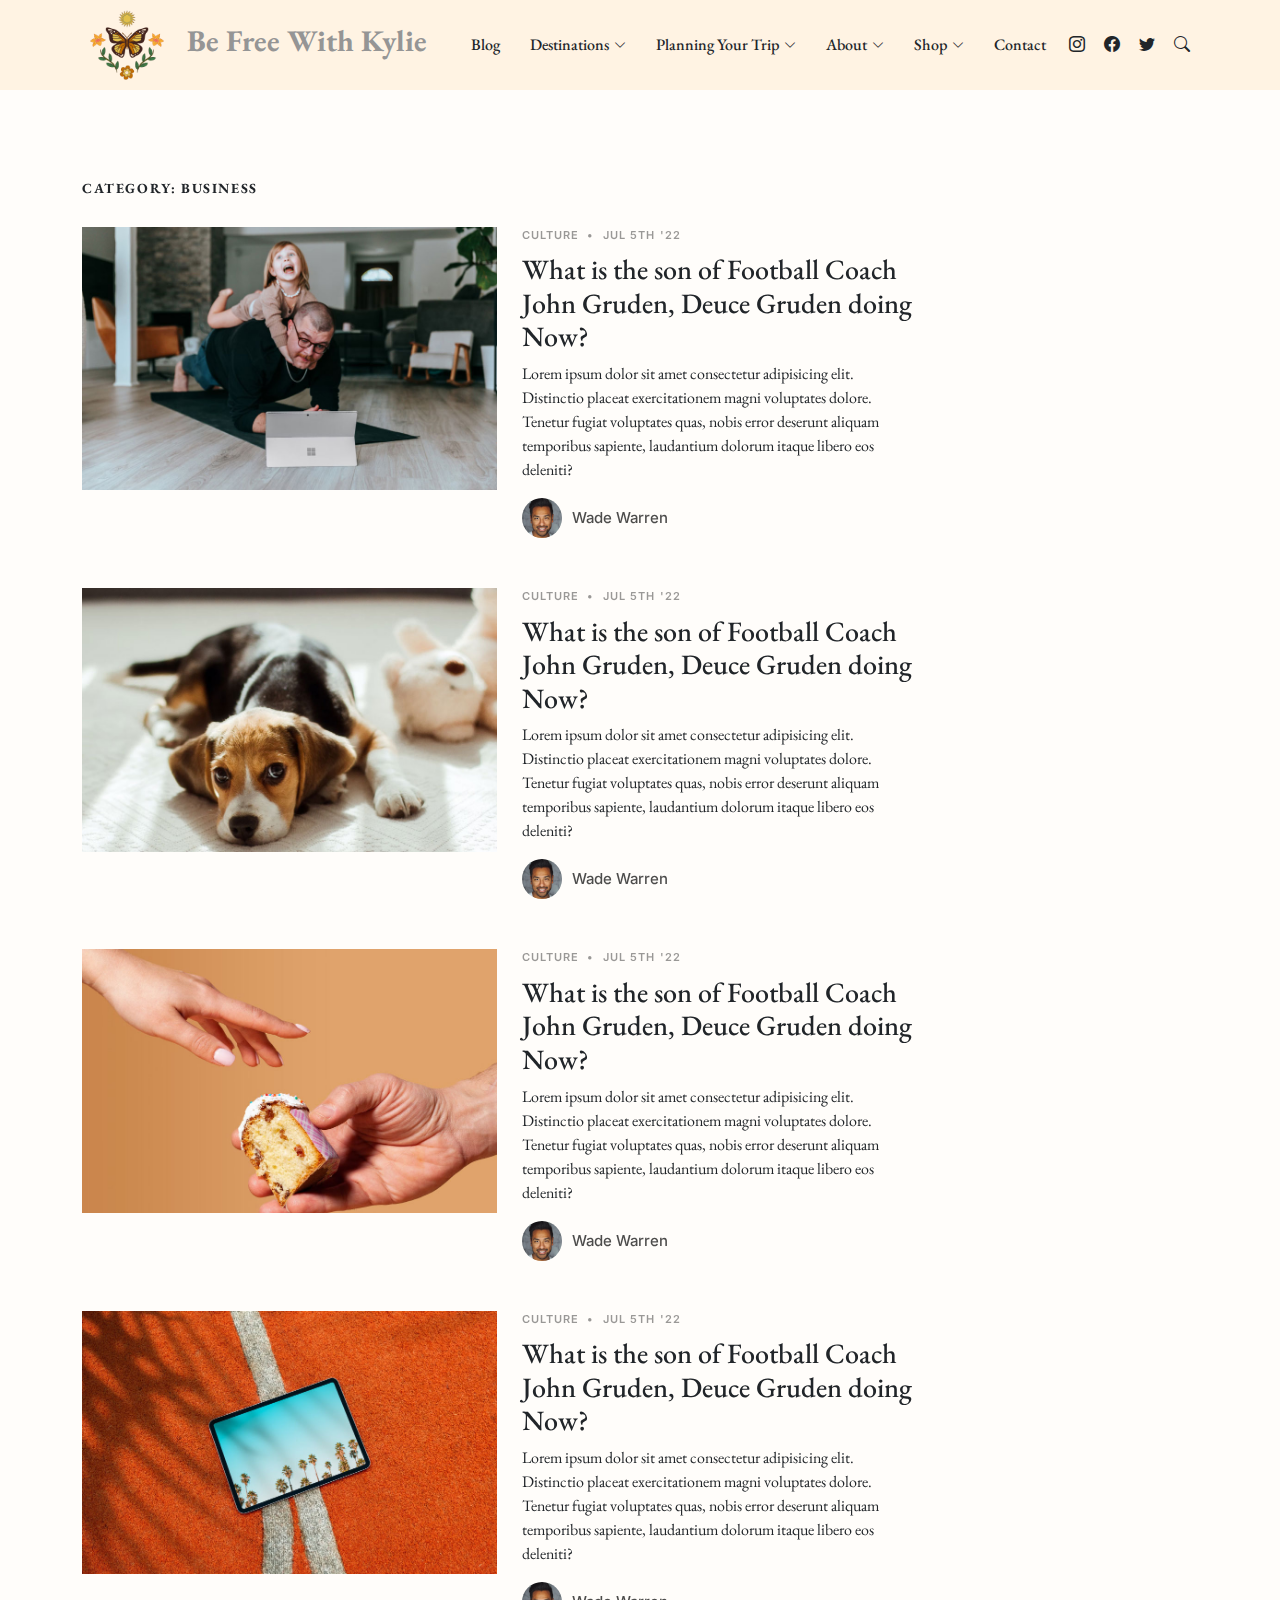
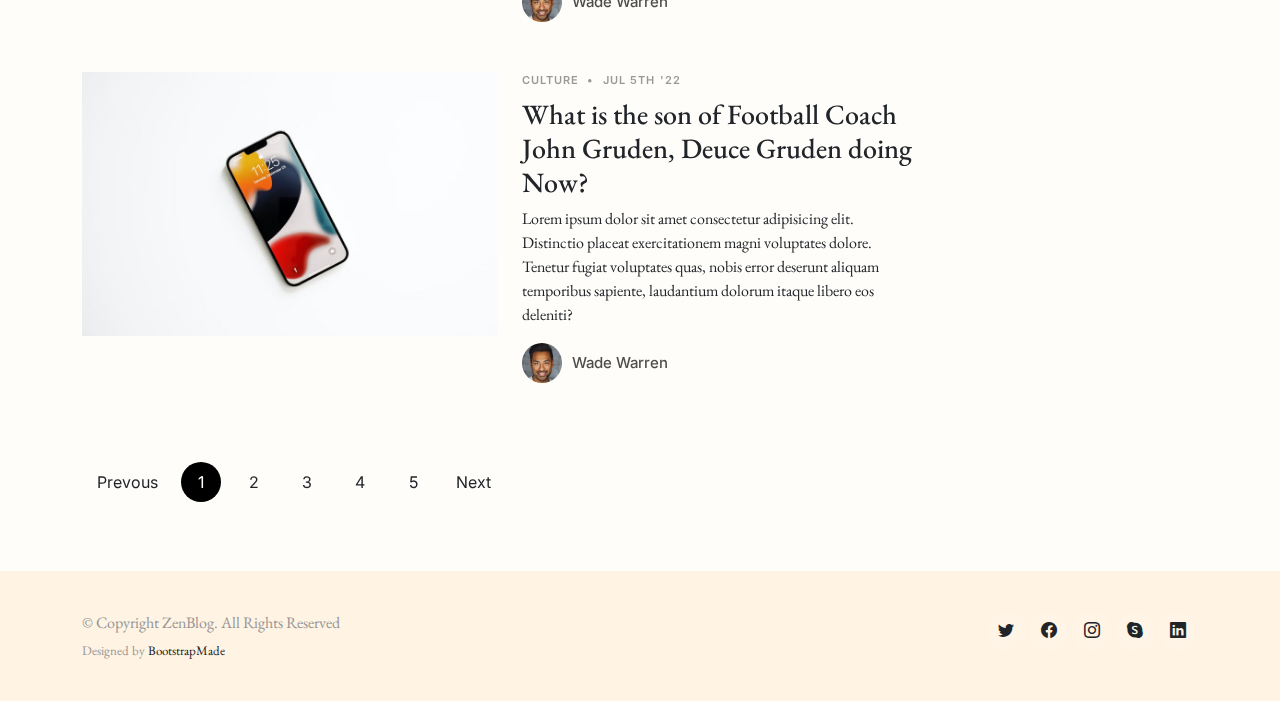
<file: search-result.html>
<!DOCTYPE html>
<html lang="en">

<head>
  <meta charset="utf-8">
  <meta content="width=device-width, initial-scale=1.0" name="viewport">

  <title>ZenBlog Bootstrap Template - Search Results</title>
  <meta content="" name="description">
  <meta content="" name="keywords">

  <!-- Favicons -->
  <link href="assets/img/favicon.png" rel="icon">
  <link href="assets/img/apple-touch-icon.png" rel="apple-touch-icon">

  <!-- Google Fonts -->
  <link rel="preconnect" href="https://fonts.googleapis.com">
  <link rel="preconnect" href="https://fonts.gstatic.com" crossorigin>
  <link href="https://fonts.googleapis.com/css2?family=EB+Garamond:wght@400;500&family=Inter:wght@400;500&family=Playfair+Display:ital,wght@0,400;0,700;1,400;1,700&display=swap" rel="stylesheet">

  <!-- Vendor CSS Files -->
  <link href="assets/vendor/bootstrap/css/bootstrap.min.css" rel="stylesheet">
  <link href="assets/vendor/bootstrap-icons/bootstrap-icons.css" rel="stylesheet">
  <link href="assets/vendor/swiper/swiper-bundle.min.css" rel="stylesheet">
  <link href="assets/vendor/glightbox/css/glightbox.min.css" rel="stylesheet">
  <link href="assets/vendor/aos/aos.css" rel="stylesheet">

  <!-- Template Main CSS Files -->
  <link href="assets/css/variables.css" rel="stylesheet">
  <link href="assets/css/main.css" rel="stylesheet">
  <link rel="stylesheet" href="custom.css">

  <!-- =======================================================
  * Template Name: ZenBlog - v1.2.1
  * Template URL: https://bootstrapmade.com/zenblog-bootstrap-blog-template/
  * Author: BootstrapMade.com
  * License: https:///bootstrapmade.com/license/
  ======================================================== -->
</head>

<body>

 <!-- ======= Header ======= -->
 <header id="header" class="header d-flex align-items-center fixed-top">
  <div class="container-fluid container-xl d-flex align-items-center justify-content-between">
    <div>
      <a href="index.html">
        <img src="images/logo2.png" alt="Logo" id="logo">
      </a>    </div>
    <a href="index.html" class="logo d-flex align-items-center">
      <!-- Uncomment the line below if you also wish to use an image logo -->
     <!-- <img src="assets/img/logo.png" alt=""> -->
      <h1>Be Free With Kylie</h1>
    </a> 


<!-- ======= Navigation ======= -->
<nav id="navbar" class="navbar">
  <ul class="nav-bar-text">
    <li><a href="single-post.html">Blog</a></li>
    <li class="dropdown"><a href="destinations.html"><span>Destinations</span> <i class="bi bi-chevron-down dropdown-indicator"></i></a>
      <ul>
      <li class="dropdown"><a href="#"><span>Africa</span> <i class="bi bi-chevron-down dropdown-indicator"></i></a>
      <ul>
          <li><a href="comingsoon.html">Ethiopia</a></li>
          <li><a href="comingsoon.html">Ghana</a></li>
          <li><a href="comingsoon.html">Kenya</a></li>
          <li><a href="comingsoon.html">Madagazscar</a></li>
          <li><a href="comingsoon.html">Nigeria</a></li>
       </ul>
      </li>
      <li class="dropdown"><a href="#"><span>Canada and United States</span> <i class="bi bi-chevron-down dropdown-indicator"></i></a>
          <ul>
              <li><a href="comingsoon.html">Canada</a></li>
              <li><a href="comingsoon.html">North Eastern US</a></li>
              <li><a href="comingsoon.html">Southern US </a></li>
              <li><a href="comingsoon.html">Midwestern US</a></li>
              <li><a href="comingsoon.html">West Coast US</a></li>
          </ul>
      </li>
      <li class="dropdown"><a href="#"><span>Central America</span> <i class="bi bi-chevron-down dropdown-indicator"></i></a>
          <ul>
              <li><a href="comingsoon.html">Belize</a></li>
              <li><a href="comingsoon.html">Costa Rica</a></li>
              <li><a href="comingsoon.html">Guatamala</a></li>
              <li><a href="comingsoon.html">Jamaica</a></li>
              <li><a href="comingsoon.html">Mexico</a></li>
          </ul>
      </li>
      <li class="dropdown"><a href="#"><span>Europe</span> <i class="bi bi-chevron-down dropdown-indicator"></i></a>
          <ul>
              <li><a href="comingsoon.html">Austria</a></li>
              <li><a href="comingsoon.html">Belgium</a></li>
              <li><a href="comingsoon.html">Croatia</a></li>
              <li><a href="comingsoon.html">England</a></li>
              <li><a href="comingsoon.html">France</a></li>
              <li><a href="comingsoon.html">Germany</a></li>
              <li><a href="comingsoon.html">Greece</a></li>
              <li><a href="comingsoon.html">Italy</a></li>
              <li><a href="comingsoon.html">Ireland</a></li>
              <li><a href="comingsoon.html">Spain</a></li>
              <li><a href="comingsoon.html">Switzerland</a></li>
              <li><a href="comingsoon.html">The Netherlands</a></li>
              <li><a href="comingsoon.html">Turkey</a></li>
          </ul>
      </li>
      <li class="dropdown"><a href="#"><span>North America</span> <i class="bi bi-chevron-down dropdown-indicator"></i></a>
          <ul>
              <li><a href="comingsoon.html">Canada</a></li>
              <li><a href="comingsoon.html">Philippines</a></li>
              <li><a href="comingsoon.html">Indonesia</a></li>
              <li><a href="comingsoon.html">Vietnam</a></li>
          </ul>
      </li>
      <li class="dropdown"><a href="#"><span>South America</span> <i class="bi bi-chevron-down dropdown-indicator"></i></a>
          <ul>
            <li><a href="comingsoon.html">Argentina</a></li>
            <li><a href="comingsoon.html">Brazil</a></li>
            <li><a href="comingsoon.html">Chile</a></li>
            <li><a href="comingsoon.html">Columbia</a></li>
            <li><a href="comingsoon.html">Equador</a></li>
            <li><a href="comingsoon.html">Peru</a></li>
            <li><a href="comingsoon.html">Venezuela</a></li>
            <li><a href="comingsoon.html">Uruguay</a></li>
          </ul>
      </li>
      <li class="dropdown"><a href="#"><span>Southeast Asia</span> <i class="bi bi-chevron-down dropdown-indicator"></i></a>
      <ul>
          <li><a href="comingsoon.html">Thailand</a></li>
          <li><a href="comingsoon.html">Philippines</a></li>
          <li><a href="comingsoon.html">Indonesia</a></li>
          <li><a href="comingsoon.html">Vietnam</a></li>
          <li><a href="comingsoon.html">Cambodia</a></li>
      </ul>
      </li>
      </ul>
    </li>
  <li class="dropdown"><a href="destinations.html"><span>Planning Your Trip</span> <i class="bi bi-chevron-down dropdown-indicator"></i></a>
      <ul>
      <li class="dropdown"><a href="#"><span>Finding Your Pack</span> <i class="bi bi-chevron-down dropdown-indicator"></i></a>
      <ul>
          <li><a href="comingsoon.html">2-4 Week Trips</a></li>
          <li><a href="comingsoon.html">1-2 Month Trips</a></li>
          <li><a href="comingsoon.html">Mixed Seasons Backpacking</a></li>
          <li><a href="comingsoon.html">Hiking Packs</a></li>
          <li><a href="comingsoon.html">Carry-on vs. Check-Baggage</a></li>
       </ul>
      </li>
      <li class="dropdown"><a href="#"><span>Travel & Accommodation</span> <i class="bi bi-chevron-down dropdown-indicator"></i></a>
          <ul>
              <li><a href="comingsoon.html">Find Hotels & Hostels</a></li>
              <li><a href="comingsoon.html">Renting a Car or Scooter</a></li>
              <li><a href="comingsoon.html">Find Cheap Flights</a></li>
              <li><a href="comingsoon.html">Purchasing Travel Insurance</a></li>
              <li><a href="comingsoon.html">Booking Tours & Attractions</a></li>
          </ul>
      </li>
      </ul>
  </li>
  <li class="dropdown"> <a href="about.html"><span>About</span> <i class="bi bi-chevron-down dropdown-indicator"></i></a>
      <ul>
      <li><a href="comingsoon.html"><span>About Me</span></a></li>
      <li><a href="comingsoon.html"><span>My Background</span></a></li>
      <li><a href="comingsoon.html"><span>FAQs</span></a></li>
      <li><a href="comingsoon.html"><span>My Favorite Destinations</span></a></li>
      </ul>
  </li>
  <li class="dropdown"> <a href="destinations.html"><span>Shop</span> <i class="bi bi-chevron-down dropdown-indicator"></i></a>
      <ul>
      <li><a href="comingsoon.html"><span>My Backpacking Must-Haves</span></a></li>
      <li><a href="comingsoon.html"><span>My Amazon Must-Haves</span></a></li>
      <li><a href="comingsoon.html"><span>My Closet</span></a></li>
      <li><a href="comingsoon.html"><span>My Camera Equipment</span></a></li>
      </ul>
  </li>
  <li><a href="contact.html">Contact</a></li>
  </ul>
</nav> 

<div class="position-relative">
  <a href="https://www.instagram.com/ky.liedavie/" class="mx-2"><span class="bi-instagram"></span></a>
  <a href="https://www.facebook.com/kylie.davie.1/" class="mx-2"><span class="bi-facebook"></span></a>
  <a href="#" class="mx-2"><span class="bi-twitter"></span></a>

  <a href="#" class="mx-2 js-search-open"><span class="bi-search"></span></a>
  <i class="bi bi-list mobile-nav-toggle"></i>

<!-- ======= Navigation ======= -->

      <!-- ======= Search Form ======= -->
      <div class="search-form-wrap js-search-form-wrap">
        <form action="search-result.html" class="search-form">
          <span class="icon bi-search"></span>
          <input type="text" placeholder="Search" class="form-control">
          <button class="btn js-search-close"><span class="bi-x"></span></button>
        </form>
      </div><!-- End Search Form -->

    </div>

  </div>

</header><!-- End Header -->

<main id="main">
  <section>
    <div class="container">
      <div class="row">

        <div class="col-md-9" data-aos="fade-up">
          <h3 class="category-title">Category: Business</h3>

          <div class="d-md-flex post-entry-2 half">
            <a href="single-post.html" class="me-4 thumbnail">
              <img src="assets/img/post-landscape-6.jpg" alt="" class="img-fluid">
            </a>
            <div>
              <div class="post-meta"><span class="date">Culture</span> <span class="mx-1">&bullet;</span> <span>Jul 5th '22</span></div>
              <h3><a href="single-post.html">What is the son of Football Coach John Gruden, Deuce Gruden doing Now?</a></h3>
              <p>Lorem ipsum dolor sit amet consectetur adipisicing elit. Distinctio placeat exercitationem magni voluptates dolore. Tenetur fugiat voluptates quas, nobis error deserunt aliquam temporibus sapiente, laudantium dolorum itaque libero eos deleniti?</p>
              <div class="d-flex align-items-center author">
                <div class="photo"><img src="assets/img/person-2.jpg" alt="" class="img-fluid"></div>
                <div class="name">
                  <h3 class="m-0 p-0">Wade Warren</h3>
                </div>
              </div>
            </div>
          </div>

          <div class="d-md-flex post-entry-2 half">
            <a href="single-post.html" class="me-4 thumbnail">
              <img src="assets/img/post-landscape-1.jpg" alt="" class="img-fluid">
            </a>
            <div>
              <div class="post-meta"><span class="date">Culture</span> <span class="mx-1">&bullet;</span> <span>Jul 5th '22</span></div>
              <h3><a href="single-post.html">What is the son of Football Coach John Gruden, Deuce Gruden doing Now?</a></h3>
              <p>Lorem ipsum dolor sit amet consectetur adipisicing elit. Distinctio placeat exercitationem magni voluptates dolore. Tenetur fugiat voluptates quas, nobis error deserunt aliquam temporibus sapiente, laudantium dolorum itaque libero eos deleniti?</p>
              <div class="d-flex align-items-center author">
                <div class="photo"><img src="assets/img/person-2.jpg" alt="" class="img-fluid"></div>
                <div class="name">
                  <h3 class="m-0 p-0">Wade Warren</h3>
                </div>
              </div>
            </div>
          </div>

          <div class="d-md-flex post-entry-2 half">
            <a href="single-post.html" class="me-4 thumbnail">
              <img src="assets/img/post-landscape-2.jpg" alt="" class="img-fluid">
            </a>
            <div>
              <div class="post-meta"><span class="date">Culture</span> <span class="mx-1">&bullet;</span> <span>Jul 5th '22</span></div>
              <h3><a href="single-post.html">What is the son of Football Coach John Gruden, Deuce Gruden doing Now?</a></h3>
              <p>Lorem ipsum dolor sit amet consectetur adipisicing elit. Distinctio placeat exercitationem magni voluptates dolore. Tenetur fugiat voluptates quas, nobis error deserunt aliquam temporibus sapiente, laudantium dolorum itaque libero eos deleniti?</p>
              <div class="d-flex align-items-center author">
                <div class="photo"><img src="assets/img/person-2.jpg" alt="" class="img-fluid"></div>
                <div class="name">
                  <h3 class="m-0 p-0">Wade Warren</h3>
                </div>
              </div>
            </div>
          </div>

          <div class="d-md-flex post-entry-2 half">
            <a href="single-post.html" class="me-4 thumbnail">
              <img src="assets/img/post-landscape-3.jpg" alt="" class="img-fluid">
            </a>
            <div>
              <div class="post-meta"><span class="date">Culture</span> <span class="mx-1">&bullet;</span> <span>Jul 5th '22</span></div>
              <h3><a href="single-post.html">What is the son of Football Coach John Gruden, Deuce Gruden doing Now?</a></h3>
              <p>Lorem ipsum dolor sit amet consectetur adipisicing elit. Distinctio placeat exercitationem magni voluptates dolore. Tenetur fugiat voluptates quas, nobis error deserunt aliquam temporibus sapiente, laudantium dolorum itaque libero eos deleniti?</p>
              <div class="d-flex align-items-center author">
                <div class="photo"><img src="assets/img/person-2.jpg" alt="" class="img-fluid"></div>
                <div class="name">
                  <h3 class="m-0 p-0">Wade Warren</h3>
                </div>
              </div>
            </div>
          </div>

          <div class="d-md-flex post-entry-2 half">
            <a href="single-post.html" class="me-4 thumbnail">
              <img src="assets/img/post-landscape-4.jpg" alt="" class="img-fluid">
            </a>
            <div>
              <div class="post-meta"><span class="date">Culture</span> <span class="mx-1">&bullet;</span> <span>Jul 5th '22</span></div>
              <h3><a href="single-post.html">What is the son of Football Coach John Gruden, Deuce Gruden doing Now?</a></h3>
              <p>Lorem ipsum dolor sit amet consectetur adipisicing elit. Distinctio placeat exercitationem magni voluptates dolore. Tenetur fugiat voluptates quas, nobis error deserunt aliquam temporibus sapiente, laudantium dolorum itaque libero eos deleniti?</p>
              <div class="d-flex align-items-center author">
                <div class="photo"><img src="assets/img/person-2.jpg" alt="" class="img-fluid"></div>
                <div class="name">
                  <h3 class="m-0 p-0">Wade Warren</h3>
                </div>
              </div>
            </div>
          </div>

          <div class="text-start py-4">
            <div class="custom-pagination">
              <a href="#" class="prev">Prevous</a>
              <a href="#" class="active">1</a>
              <a href="#">2</a>
              <a href="#">3</a>
              <a href="#">4</a>
              <a href="#">5</a>
              <a href="#" class="next">Next</a>
            </div>
          </div>
        </div>

      </div>
    </div>
  </section>
</main><!-- End #main -->

  <!-- ======= Footer ======= -->
  <footer id="footer" class="footer">

    <div class="footer-legal">
      <div class="container">

        <div class="row justify-content-between">
          <div class="col-md-6 text-center text-md-start mb-3 mb-md-0">
            <div class="copyright">
              © Copyright <strong><span>ZenBlog</span></strong>. All Rights Reserved
            </div>

            <div class="credits">
              <!-- All the links in the footer should remain intact. -->
              <!-- You can delete the links only if you purchased the pro version. -->
              <!-- Licensing information: https://bootstrapmade.com/license/ -->
              <!-- Purchase the pro version with working PHP/AJAX contact form: https://bootstrapmade.com/herobiz-bootstrap-business-template/ -->
              Designed by <a href="https://bootstrapmade.com/">BootstrapMade</a>
            </div>

          </div>

          <div class="col-md-6">
            <div class="social-links mb-3 mb-lg-0 text-center text-md-end">
              <a href="#" class="twitter"><i class="bi bi-twitter"></i></a>
              <a href="#" class="facebook"><i class="bi bi-facebook"></i></a>
              <a href="#" class="instagram"><i class="bi bi-instagram"></i></a>
              <a href="#" class="google-plus"><i class="bi bi-skype"></i></a>
              <a href="#" class="linkedin"><i class="bi bi-linkedin"></i></a>
            </div>

          </div>

        </div>

      </div>
    </div>

  </footer>

  <a href="#" class="scroll-top d-flex align-items-center justify-content-center"><i class="bi bi-arrow-up-short"></i></a>

  <!-- Vendor JS Files -->
  <script src="assets/vendor/bootstrap/js/bootstrap.bundle.min.js"></script>
  <script src="assets/vendor/swiper/swiper-bundle.min.js"></script>
  <script src="assets/vendor/glightbox/js/glightbox.min.js"></script>
  <script src="assets/vendor/aos/aos.js"></script>
  <script src="assets/vendor/php-email-form/validate.js"></script>

  <!-- Template Main JS File -->
  <script src="assets/js/main.js"></script>

</body>

</html>
</file>
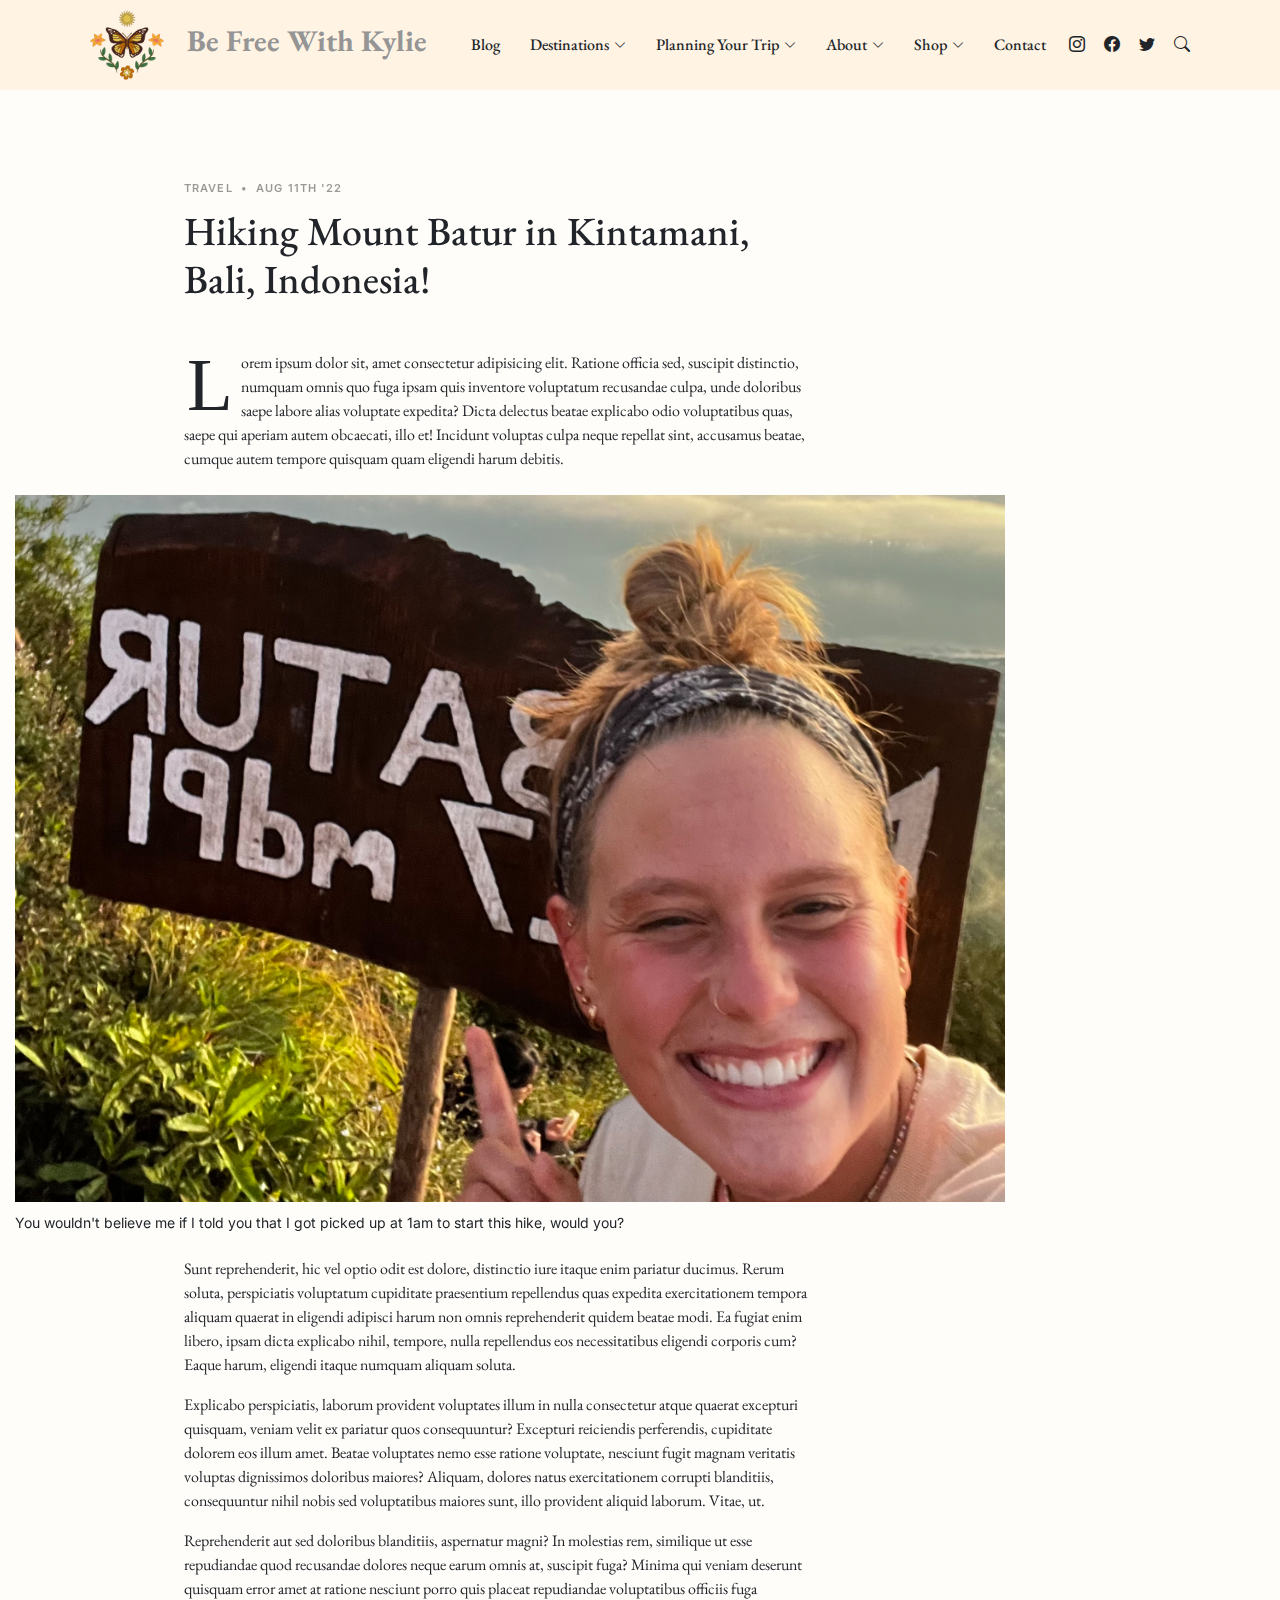
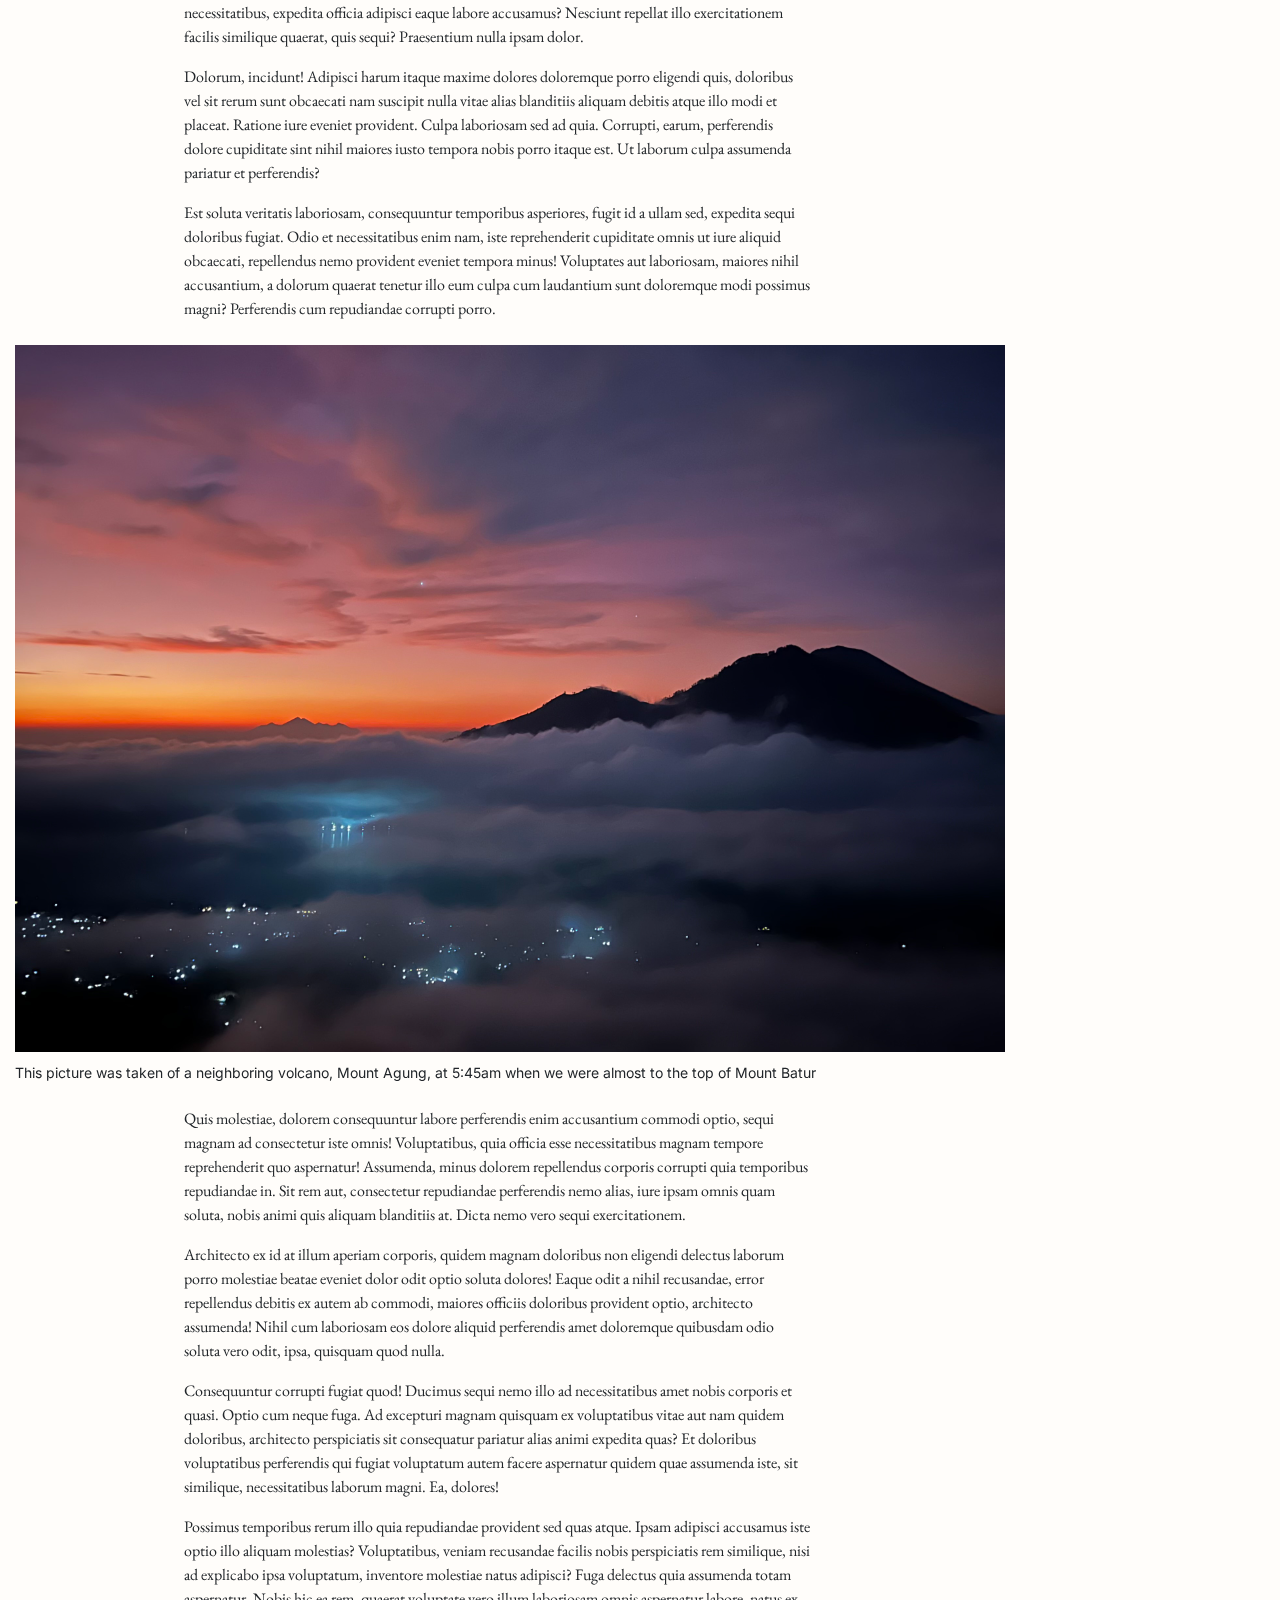
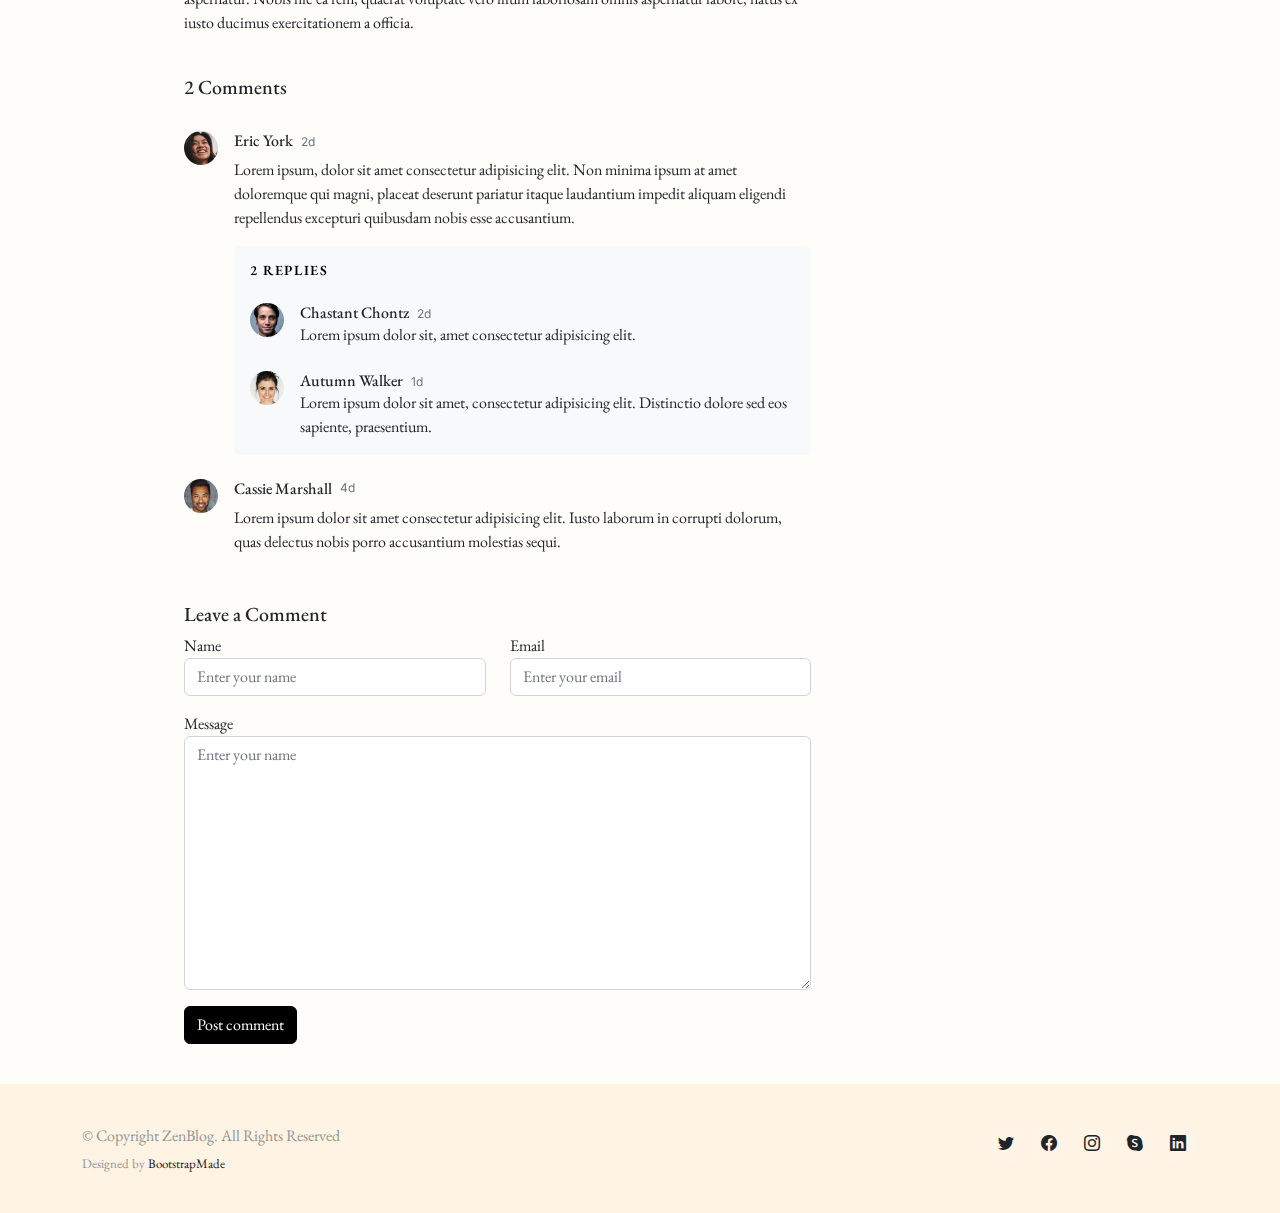
<file: single-post.html>
<!DOCTYPE html>
<html lang="en">

<head>
  <meta charset="utf-8">
  <meta content="width=device-width, initial-scale=1.0" name="viewport">

  <title>ZenBlog Bootstrap Template - Single Post</title>
  <meta content="" name="description">
  <meta content="" name="keywords">

  <!-- Favicons -->
  <link href="assets/img/favicon.png" rel="icon">
  <link href="assets/img/apple-touch-icon.png" rel="apple-touch-icon">

  <!-- Google Fonts -->
  <link rel="preconnect" href="https://fonts.googleapis.com">
  <link rel="preconnect" href="https://fonts.gstatic.com" crossorigin>
  <link href="https://fonts.googleapis.com/css2?family=EB+Garamond:wght@400;500&family=Inter:wght@400;500&family=Playfair+Display:ital,wght@0,400;0,700;1,400;1,700&display=swap" rel="stylesheet">

  <!-- Vendor CSS Files -->
  <link href="assets/vendor/bootstrap/css/bootstrap.min.css" rel="stylesheet">
  <link href="assets/vendor/bootstrap-icons/bootstrap-icons.css" rel="stylesheet">
  <link href="assets/vendor/swiper/swiper-bundle.min.css" rel="stylesheet">
  <link href="assets/vendor/glightbox/css/glightbox.min.css" rel="stylesheet">
  <link href="assets/vendor/aos/aos.css" rel="stylesheet">

  <!-- Template Main CSS Files -->
  <link href="assets/css/variables.css" rel="stylesheet">
  <link href="assets/css/main.css" rel="stylesheet">
  <link rel="stylesheet" href="custom.css">

  <!-- =======================================================
  * Template Name: ZenBlog - v1.2.1
  * Template URL: https://bootstrapmade.com/zenblog-bootstrap-blog-template/
  * Author: BootstrapMade.com
  * License: https:///bootstrapmade.com/license/
  ======================================================== -->
</head>

<body>

 <!-- ======= Header ======= -->
 <header id="header" class="header d-flex align-items-center fixed-top">
  <div class="container-fluid container-xl d-flex align-items-center justify-content-between">
    <div>
      <a href="index.html">
        <img src="images/logo2.png" alt="Logo" id="logo">
      </a>    </div>
    <a href="index.html" class="logo d-flex align-items-center">
      <!-- Uncomment the line below if you also wish to use an image logo -->
     <!-- <img src="assets/img/logo.png" alt=""> -->
      <h1>Be Free With Kylie</h1>
    </a> 


<!-- ======= Navigation ======= -->
<nav id="navbar" class="navbar">
  <ul class="nav-bar-text">
    <li><a href="single-post.html">Blog</a></li>
    <li class="dropdown"><a href="destinations.html"><span>Destinations</span> <i class="bi bi-chevron-down dropdown-indicator"></i></a>
      <ul>
      <li class="dropdown"><a href="#"><span>Africa</span> <i class="bi bi-chevron-down dropdown-indicator"></i></a>
      <ul>
          <li><a href="comingsoon.html">Ethiopia</a></li>
          <li><a href="comingsoon.html">Ghana</a></li>
          <li><a href="comingsoon.html">Kenya</a></li>
          <li><a href="comingsoon.html">Madagazscar</a></li>
          <li><a href="comingsoon.html">Nigeria</a></li>
       </ul>
      </li>
      <li class="dropdown"><a href="#"><span>Canada and United States</span> <i class="bi bi-chevron-down dropdown-indicator"></i></a>
          <ul>
              <li><a href="comingsoon.html">Canada</a></li>
              <li><a href="comingsoon.html">North Eastern US</a></li>
              <li><a href="comingsoon.html">Southern US </a></li>
              <li><a href="comingsoon.html">Midwestern US</a></li>
              <li><a href="comingsoon.html">West Coast US</a></li>
          </ul>
      </li>
      <li class="dropdown"><a href="#"><span>Central America</span> <i class="bi bi-chevron-down dropdown-indicator"></i></a>
          <ul>
              <li><a href="comingsoon.html">Belize</a></li>
              <li><a href="comingsoon.html">Costa Rica</a></li>
              <li><a href="comingsoon.html">Guatamala</a></li>
              <li><a href="comingsoon.html">Jamaica</a></li>
              <li><a href="comingsoon.html">Mexico</a></li>
          </ul>
      </li>
      <li class="dropdown"><a href="#"><span>Europe</span> <i class="bi bi-chevron-down dropdown-indicator"></i></a>
          <ul>
              <li><a href="comingsoon.html">Austria</a></li>
              <li><a href="comingsoon.html">Belgium</a></li>
              <li><a href="comingsoon.html">Croatia</a></li>
              <li><a href="comingsoon.html">England</a></li>
              <li><a href="comingsoon.html">France</a></li>
              <li><a href="comingsoon.html">Germany</a></li>
              <li><a href="comingsoon.html">Greece</a></li>
              <li><a href="comingsoon.html">Italy</a></li>
              <li><a href="comingsoon.html">Ireland</a></li>
              <li><a href="comingsoon.html">Spain</a></li>
              <li><a href="comingsoon.html">Switzerland</a></li>
              <li><a href="comingsoon.html">The Netherlands</a></li>
              <li><a href="comingsoon.html">Turkey</a></li>
          </ul>
      </li>
      <li class="dropdown"><a href="#"><span>North America</span> <i class="bi bi-chevron-down dropdown-indicator"></i></a>
          <ul>
              <li><a href="comingsoon.html">Canada</a></li>
              <li><a href="comingsoon.html">Philippines</a></li>
              <li><a href="comingsoon.html">Indonesia</a></li>
              <li><a href="comingsoon.html">Vietnam</a></li>
          </ul>
      </li>
      <li class="dropdown"><a href="#"><span>South America</span> <i class="bi bi-chevron-down dropdown-indicator"></i></a>
          <ul>
            <li><a href="comingsoon.html">Argentina</a></li>
            <li><a href="comingsoon.html">Brazil</a></li>
            <li><a href="comingsoon.html">Chile</a></li>
            <li><a href="comingsoon.html">Columbia</a></li>
            <li><a href="comingsoon.html">Equador</a></li>
            <li><a href="comingsoon.html">Peru</a></li>
            <li><a href="comingsoon.html">Venezuela</a></li>
            <li><a href="comingsoon.html">Uruguay</a></li>
          </ul>
      </li>
      <li class="dropdown"><a href="#"><span>Southeast Asia</span> <i class="bi bi-chevron-down dropdown-indicator"></i></a>
      <ul>
          <li><a href="comingsoon.html">Thailand</a></li>
          <li><a href="comingsoon.html">Philippines</a></li>
          <li><a href="comingsoon.html">Indonesia</a></li>
          <li><a href="comingsoon.html">Vietnam</a></li>
          <li><a href="comingsoon.html">Cambodia</a></li>
      </ul>
      </li>
      </ul>
    </li>
  <li class="dropdown"><a href="destinations.html"><span>Planning Your Trip</span> <i class="bi bi-chevron-down dropdown-indicator"></i></a>
      <ul>
      <li class="dropdown"><a href="#"><span>Finding Your Pack</span> <i class="bi bi-chevron-down dropdown-indicator"></i></a>
      <ul>
          <li><a href="comingsoon.html">2-4 Week Trips</a></li>
          <li><a href="comingsoon.html">1-2 Month Trips</a></li>
          <li><a href="comingsoon.html">Mixed Seasons Backpacking</a></li>
          <li><a href="comingsoon.html">Hiking Packs</a></li>
          <li><a href="comingsoon.html">Carry-on vs. Check-Baggage</a></li>
       </ul>
      </li>
      <li class="dropdown"><a href="#"><span>Travel & Accommodation</span> <i class="bi bi-chevron-down dropdown-indicator"></i></a>
          <ul>
              <li><a href="comingsoon.html">Find Hotels & Hostels</a></li>
              <li><a href="comingsoon.html">Renting a Car or Scooter</a></li>
              <li><a href="comingsoon.html">Find Cheap Flights</a></li>
              <li><a href="comingsoon.html">Purchasing Travel Insurance</a></li>
              <li><a href="comingsoon.html">Booking Tours & Attractions</a></li>
          </ul>
      </li>
      </ul>
  </li>
  <li class="dropdown"> <a href="about.html"><span>About</span> <i class="bi bi-chevron-down dropdown-indicator"></i></a>
      <ul>
      <li><a href="comingsoon.html"><span>About Me</span></a></li>
      <li><a href="comingsoon.html"><span>My Background</span></a></li>
      <li><a href="comingsoon.html"><span>FAQs</span></a></li>
      <li><a href="comingsoon.html"><span>My Favorite Destinations</span></a></li>
      </ul>
  </li>
  <li class="dropdown"> <a href="destinations.html"><span>Shop</span> <i class="bi bi-chevron-down dropdown-indicator"></i></a>
      <ul>
      <li><a href="comingsoon.html"><span>My Backpacking Must-Haves</span></a></li>
      <li><a href="comingsoon.html"><span>My Amazon Must-Haves</span></a></li>
      <li><a href="comingsoon.html"><span>My Closet</span></a></li>
      <li><a href="comingsoon.html"><span>My Camera Equipment</span></a></li>
      </ul>
  </li>
  <li><a href="contact.html">Contact</a></li>
  </ul>
</nav> 

<div class="position-relative">
  <a href="https://www.instagram.com/ky.liedavie/" class="mx-2"><span class="bi-instagram"></span></a>
        <a href="https://www.facebook.com/kylie.davie.1/" class="mx-2"><span class="bi-facebook"></span></a>
  <a href="#" class="mx-2"><span class="bi-twitter"></span></a>

  <a href="#" class="mx-2 js-search-open"><span class="bi-search"></span></a>
  <i class="bi bi-list mobile-nav-toggle"></i>

<!-- ======= Navigation ======= -->

      <!-- ======= Search Form ======= -->
      <div class="search-form-wrap js-search-form-wrap">
        <form action="search-result.html" class="search-form">
          <span class="icon bi-search"></span>
          <input type="text" placeholder="Search" class="form-control">
          <button class="btn js-search-close"><span class="bi-x"></span></button>
        </form>
      </div><!-- End Search Form -->

    </div>

  </div>

</header><!-- End Header -->

  <main id="main">

    <section class="single-post-content">
      <div class="container">
        <div class="row">
          <div class="col-md-9 post-content" data-aos="fade-up">

            <!-- ======= Single Post Content ======= -->
            <div class="single-post">
              <div class="post-meta"><span class="date">Travel</span> <span class="mx-1">&bullet;</span> <span>Aug 11th '22</span></div>
              <h1 class="mb-5">Hiking Mount Batur in Kintamani, Bali, Indonesia!</h1>
              <p><span class="firstcharacter">L</span>orem ipsum dolor sit, amet consectetur adipisicing elit. Ratione officia sed, suscipit distinctio, numquam omnis quo fuga ipsam quis inventore voluptatum recusandae culpa, unde doloribus saepe labore alias voluptate expedita? Dicta delectus beatae explicabo odio voluptatibus quas, saepe qui aperiam autem obcaecati, illo et! Incidunt voluptas culpa neque repellat sint, accusamus beatae, cumque autem tempore quisquam quam eligendi harum debitis.</p>

              <figure class="my-4">
                <img src="images/hike.jpeg" alt="" class="img-fluid">
                <figcaption>You wouldn't believe me if I told you that I got picked up at 1am to start this hike, would you?</figcaption>
              </figure>
              <p>Sunt reprehenderit, hic vel optio odit est dolore, distinctio iure itaque enim pariatur ducimus. Rerum soluta, perspiciatis voluptatum cupiditate praesentium repellendus quas expedita exercitationem tempora aliquam quaerat in eligendi adipisci harum non omnis reprehenderit quidem beatae modi. Ea fugiat enim libero, ipsam dicta explicabo nihil, tempore, nulla repellendus eos necessitatibus eligendi corporis cum? Eaque harum, eligendi itaque numquam aliquam soluta.</p>
              <p>Explicabo perspiciatis, laborum provident voluptates illum in nulla consectetur atque quaerat excepturi quisquam, veniam velit ex pariatur quos consequuntur? Excepturi reiciendis perferendis, cupiditate dolorem eos illum amet. Beatae voluptates nemo esse ratione voluptate, nesciunt fugit magnam veritatis voluptas dignissimos doloribus maiores? Aliquam, dolores natus exercitationem corrupti blanditiis, consequuntur nihil nobis sed voluptatibus maiores sunt, illo provident aliquid laborum. Vitae, ut.</p>
              <p>Reprehenderit aut sed doloribus blanditiis, aspernatur magni? In molestias rem, similique ut esse repudiandae quod recusandae dolores neque earum omnis at, suscipit fuga? Minima qui veniam deserunt quisquam error amet at ratione nesciunt porro quis placeat repudiandae voluptatibus officiis fuga necessitatibus, expedita officia adipisci eaque labore accusamus? Nesciunt repellat illo exercitationem facilis similique quaerat, quis sequi? Praesentium nulla ipsam dolor.</p>
              <p>Dolorum, incidunt! Adipisci harum itaque maxime dolores doloremque porro eligendi quis, doloribus vel sit rerum sunt obcaecati nam suscipit nulla vitae alias blanditiis aliquam debitis atque illo modi et placeat. Ratione iure eveniet provident. Culpa laboriosam sed ad quia. Corrupti, earum, perferendis dolore cupiditate sint nihil maiores iusto tempora nobis porro itaque est. Ut laborum culpa assumenda pariatur et perferendis?</p>
              <p>Est soluta veritatis laboriosam, consequuntur temporibus asperiores, fugit id a ullam sed, expedita sequi doloribus fugiat. Odio et necessitatibus enim nam, iste reprehenderit cupiditate omnis ut iure aliquid obcaecati, repellendus nemo provident eveniet tempora minus! Voluptates aut laboriosam, maiores nihil accusantium, a dolorum quaerat tenetur illo eum culpa cum laudantium sunt doloremque modi possimus magni? Perferendis cum repudiandae corrupti porro.</p>
              <figure class="my-4">
                <img src="images/top.jpeg" alt="" class="img-fluid">
                <figcaption>This picture was taken of a neighboring volcano, Mount Agung, at 5:45am when we were almost to the top of Mount Batur</figcaption>
              </figure>
              <p>Quis molestiae, dolorem consequuntur labore perferendis enim accusantium commodi optio, sequi magnam ad consectetur iste omnis! Voluptatibus, quia officia esse necessitatibus magnam tempore reprehenderit quo aspernatur! Assumenda, minus dolorem repellendus corporis corrupti quia temporibus repudiandae in. Sit rem aut, consectetur repudiandae perferendis nemo alias, iure ipsam omnis quam soluta, nobis animi quis aliquam blanditiis at. Dicta nemo vero sequi exercitationem.</p>
              <p>Architecto ex id at illum aperiam corporis, quidem magnam doloribus non eligendi delectus laborum porro molestiae beatae eveniet dolor odit optio soluta dolores! Eaque odit a nihil recusandae, error repellendus debitis ex autem ab commodi, maiores officiis doloribus provident optio, architecto assumenda! Nihil cum laboriosam eos dolore aliquid perferendis amet doloremque quibusdam odio soluta vero odit, ipsa, quisquam quod nulla.</p>
              <p>Consequuntur corrupti fugiat quod! Ducimus sequi nemo illo ad necessitatibus amet nobis corporis et quasi. Optio cum neque fuga. Ad excepturi magnam quisquam ex voluptatibus vitae aut nam quidem doloribus, architecto perspiciatis sit consequatur pariatur alias animi expedita quas? Et doloribus voluptatibus perferendis qui fugiat voluptatum autem facere aspernatur quidem quae assumenda iste, sit similique, necessitatibus laborum magni. Ea, dolores!</p>
              <p>Possimus temporibus rerum illo quia repudiandae provident sed quas atque. Ipsam adipisci accusamus iste optio illo aliquam molestias? Voluptatibus, veniam recusandae facilis nobis perspiciatis rem similique, nisi ad explicabo ipsa voluptatum, inventore molestiae natus adipisci? Fuga delectus quia assumenda totam aspernatur. Nobis hic ea rem, quaerat voluptate vero illum laboriosam omnis aspernatur labore, natus ex iusto ducimus exercitationem a officia.</p>
            </div><!-- End Single Post Content -->

            <!-- ======= Comments ======= -->
            <div class="comments">
              <h5 class="comment-title py-4">2 Comments</h5>
              <div class="comment d-flex mb-4">
                <div class="flex-shrink-0">
                  <div class="avatar avatar-sm rounded-circle">
                    <img class="avatar-img" src="assets/img/person-5.jpg" alt="" class="img-fluid">
                  </div>
                </div>
                <div class="flex-grow-1 ms-2 ms-sm-3">
                  <div class="comment-meta d-flex align-items-baseline">
                    <h6 class="me-2">Eric York</h6>
                    <span class="text-muted">2d</span>
                  </div>
                  <div class="comment-body">
                    Lorem ipsum, dolor sit amet consectetur adipisicing elit. Non minima ipsum at amet doloremque qui magni, placeat deserunt pariatur itaque laudantium impedit aliquam eligendi repellendus excepturi quibusdam nobis esse accusantium.
                  </div>

                  <div class="comment-replies bg-light p-3 mt-3 rounded">
                    <h6 class="comment-replies-title mb-4 text-muted text-uppercase">2 replies</h6>

                    <div class="reply d-flex mb-4">
                      <div class="flex-shrink-0">
                        <div class="avatar avatar-sm rounded-circle">
                          <img class="avatar-img" src="assets/img/person-4.jpg" alt="" class="img-fluid">
                        </div>
                      </div>
                      <div class="flex-grow-1 ms-2 ms-sm-3">
                        <div class="reply-meta d-flex align-items-baseline">
                          <h6 class="mb-0 me-2">Chastant Chontz</h6>
                          <span class="text-muted">2d</span>
                        </div>
                        <div class="reply-body">
                          Lorem ipsum dolor sit, amet consectetur adipisicing elit.
                        </div>
                      </div>
                    </div>
                    <div class="reply d-flex">
                      <div class="flex-shrink-0">
                        <div class="avatar avatar-sm rounded-circle">
                          <img class="avatar-img" src="assets/img/person-3.jpg" alt="" class="img-fluid">
                        </div>
                      </div>
                      <div class="flex-grow-1 ms-2 ms-sm-3">
                        <div class="reply-meta d-flex align-items-baseline">
                          <h6 class="mb-0 me-2">Autumn Walker</h6>
                          <span class="text-muted">1d</span>
                        </div>
                        <div class="reply-body">
                          Lorem ipsum dolor sit amet, consectetur adipisicing elit. Distinctio dolore sed eos sapiente, praesentium.
                        </div>
                      </div>
                    </div>
                  </div>
                </div>
              </div>
              <div class="comment d-flex">
                <div class="flex-shrink-0">
                  <div class="avatar avatar-sm rounded-circle">
                    <img class="avatar-img" src="assets/img/person-2.jpg" alt="" class="img-fluid">
                  </div>
                </div>
                <div class="flex-shrink-1 ms-2 ms-sm-3">
                  <div class="comment-meta d-flex">
                    <h6 class="me-2">Cassie Marshall</h6>
                    <span class="text-muted">4d</span>
                  </div>
                  <div class="comment-body">
                    Lorem ipsum dolor sit amet consectetur adipisicing elit. Iusto laborum in corrupti dolorum, quas delectus nobis porro accusantium molestias sequi.
                  </div>
                </div>
              </div>
            </div><!-- End Comments -->

            <!-- ======= Comments Form ======= -->
            <div class="row justify-content-center mt-5">

              <div class="col-lg-12">
                <h5 class="comment-title">Leave a Comment</h5>
                <div class="row">
                  <div class="col-lg-6 mb-3">
                    <label for="comment-name">Name</label>
                    <input type="text" class="form-control" id="comment-name" placeholder="Enter your name">
                  </div>
                  <div class="col-lg-6 mb-3">
                    <label for="comment-email">Email</label>
                    <input type="text" class="form-control" id="comment-email" placeholder="Enter your email">
                  </div>
                  <div class="col-12 mb-3">
                    <label for="comment-message">Message</label>

                    <textarea class="form-control" id="comment-message" placeholder="Enter your name" cols="30" rows="10"></textarea>
                  </div>
                  <div class="col-12">
                    <input type="submit" class="btn btn-primary" value="Post comment">
                  </div>
                </div>
              </div>
            </div><!-- End Comments Form -->

          </div>
          
        </div>
      </div>
    </section>
  </main><!-- End #main -->

  <!-- ======= Footer ======= -->
  <footer id="footer" class="footer">

    <div class="footer-legal">
      <div class="container">

        <div class="row justify-content-between">
          <div class="col-md-6 text-center text-md-start mb-3 mb-md-0">
            <div class="copyright">
              © Copyright <strong><span>ZenBlog</span></strong>. All Rights Reserved
            </div>

            <div class="credits">
              <!-- All the links in the footer should remain intact. -->
              <!-- You can delete the links only if you purchased the pro version. -->
              <!-- Licensing information: https://bootstrapmade.com/license/ -->
              <!-- Purchase the pro version with working PHP/AJAX contact form: https://bootstrapmade.com/herobiz-bootstrap-business-template/ -->
              Designed by <a href="https://bootstrapmade.com/">BootstrapMade</a>
            </div>

          </div>

          <div class="col-md-6">
            <div class="social-links mb-3 mb-lg-0 text-center text-md-end">
              <a href="#" class="twitter"><i class="bi bi-twitter"></i></a>
              <a href="#" class="facebook"><i class="bi bi-facebook"></i></a>
              <a href="#" class="instagram"><i class="bi bi-instagram"></i></a>
              <a href="#" class="google-plus"><i class="bi bi-skype"></i></a>
              <a href="#" class="linkedin"><i class="bi bi-linkedin"></i></a>
            </div>

          </div>

        </div>

      </div>
    </div>

  </footer>

  <a href="#" class="scroll-top d-flex align-items-center justify-content-center"><i class="bi bi-arrow-up-short"></i></a>

  <!-- Vendor JS Files -->
  <script src="assets/vendor/bootstrap/js/bootstrap.bundle.min.js"></script>
  <script src="assets/vendor/swiper/swiper-bundle.min.js"></script>
  <script src="assets/vendor/glightbox/js/glightbox.min.js"></script>
  <script src="assets/vendor/aos/aos.js"></script>
  <script src="assets/vendor/php-email-form/validate.js"></script>

  <!-- Template Main JS File -->
  <script src="assets/js/main.js"></script>

</body>

</html>
</file>
<file: assets/css/variables.css>
/**
* Template Name: ZenBlog
* File: variables.css
* Description: Easily customize colors, typography, and other repetitive properties used in the template main stylesheet file main.css
* 
* Template URL: https://bootstrapmade.com/zenblog-bootstrap-blog-template/
* Author: BootstrapMade.com
* License: https://bootstrapmade.com/license/
* 
* Contents:
* 1. ZenBlog template variables 
* 2. Override default Bootstrap variables
* 3. Set color and background class names
*
* Learn more about CSS variables at https://developer.mozilla.org/en-US/docs/Web/CSS/Using_CSS_custom_properties
*/

/*--------------------------------------------------------------
# 1. ZenBlog template variables 
--------------------------------------------------------------*/
:root {

  /* Fonts */
  --font-default: 'EB Garamond', system-ui, -apple-system, "Segoe UI", Roboto, "Helvetica Neue", Arial, "Noto Sans", "Liberation Sans", sans-serif, "Apple Color Emoji", "Segoe UI Emoji", "Segoe UI Symbol", "Noto Color Emoji";
  --font-primary: 'EB Garamond', serif; /*'Playfair Display', serif;*/
  --font-secondary: 'Inter', sans-serif;

  /* Colors */
  /* The *-rgb color names are simply the RGB converted value of the corresponding color for use in the rgba() function */

  /* Default text color */
  --color-default: #212529;
  --color-default-rgb: 33, 37, 41;

  /* Defult links color */
  --color-links: #212529;
  --color-links-hover: #15171a;

  /* Primay colors */
  --color-primary: #212529;
  --color-primary-light: #26282c;
  --color-primary-dark: #0b0c0e;

  --color-primary-rgb: 33, 37, 41;
  --color-primary-light-rgb: 38, 40, 44;
  --color-primary-dark-rgb: 11, 12, 14;

  /* Secondary colors */
  --color-secondary: #596d80;
  --color-secondary-light: #8498aa;
  --color-secondary-dark: #404f5c;

  --color-secondary-rgb: 89, 109, 128;
  --color-secondary-light-rgb: 132, 152, 170;
  --color-secondary-dark-rgb: 64, 79, 92;

  /* General colors */
  --color-blue: #0d6efd;
  --color-blue-rgb: 13, 110, 253;

  --color-indigo: #6610f2;
  --color-indigo-rgb: 102, 16, 242;

  --color-purple: #6f42c1;
  --color-purple-rgb: 111, 66, 193;
  
  --color-pink: #f3268c;
  --color-pink-rgb: 243, 38, 140;

  --color-red: #df1529;
  --color-red-rgb: 223, 21, 4;

  --color-orange: #fd7e14;
  --color-orange-rgb: 253, 126, 20;

  --color-yellow: #ffc107;
  --color-yellow-rgb: 255, 193, 7;

  --color-green: #059652;
  --color-green-rgb: 5, 150, 82;

  --color-teal: #20c997;
  --color-teal-rgb: 32, 201, 151;

  --color-cyan: #0dcaf0;
  --color-cyan-rgb: 13, 202, 240;

  --color-white: #ffffff;
  --color-white-rgb: 255, 255, 255;

  --color-gray: #6c757d;
  --color-gray-rgb: 108, 117, 125;

  --color-black: #000000;
  --color-black-rgb: 0, 0, 0;
}

/*--------------------------------------------------------------
# 2. Override default Bootstrap variables
--------------------------------------------------------------*/
:root {
  --bs-blue: var(--color-blue);
  --bs-indigo: var(--color-indigo);
  --bs-purple: var(--color-purple);
  --bs-pink: var(--color-pink);
  --bs-red: var(--color-red);
  --bs-orange: var(--color-orange);
  --bs-yellow: var(--color-yellow);
  --bs-green: var(--color-green);
  --bs-teal: var(--color-teal);
  --bs-cyan: var(--color-cyan);
  --bs-white: var(--color-white);
  --bs-gray: var(--color-gray);
  --bs-gray-dark: #343a40;
  --bs-gray-100: #f8f9fa;
  --bs-gray-200: #e9ecef;
  --bs-gray-300: #dee2e6;
  --bs-gray-400: #ced4da;
  --bs-gray-500: #adb5bd;
  --bs-gray-600: #6c757d;
  --bs-gray-700: #495057;
  --bs-gray-800: #343a40;
  --bs-gray-900: #212529;
  --bs-primary: var(--color-blue);
  --bs-secondary: var(--color-blue);
  --bs-success: #198754;
  --bs-info: #0dcaf0;
  --bs-warning: #ffc107;
  --bs-danger: #dc3545;
  --bs-light: #f8f9fa;
  --bs-dark: #212529;
  --bs-primary-rgb: var(--color-primary-rgb);
  --bs-secondary-rgb: var(--color-secondary-rgb);
  --bs-success-rgb: 25, 135, 84;
  --bs-info-rgb: 13, 202, 240;
  --bs-warning-rgb: 255, 193, 7;
  --bs-danger-rgb: 220, 53, 69;
  --bs-light-rgb: 248, 249, 250;
  --bs-dark-rgb: 33, 37, 41;
  --bs-white-rgb: var(--color-white-rgb);
  --bs-black-rgb: var(--color-black-rgb);
  --bs-body-color-rgb: var(--color-default-rgb);
  --bs-body-bg-rgb: 255, 255, 255;
  --bs-font-sans-serif: var(--font-default);
  --bs-font-monospace: SFMono-Regular, Menlo, Monaco, Consolas, "Liberation Mono", "Courier New", monospace;
  --bs-gradient: linear-gradient(180deg, rgba(255, 255, 255, 0.15), rgba(255, 255, 255, 0));
  --bs-body-font-family: var(--font-default);
  --bs-body-font-size: 1rem;
  --bs-body-font-weight: 400;
  --bs-body-line-height: 1.5;
  --bs-body-color: var(--color-default);
  --bs-body-bg: #fff;
}

/*--------------------------------------------------------------
# 3. Set color and background class names
--------------------------------------------------------------*/
/* Fonts */
.font-default { font-family: var(--font-default) !important; }
.font-primary { font-family: var(--font-primary) !important;}
.font-secondary { font-family: var(--font-secondary) !important; }

/* Text Colors */
.color-default { color: var(--color-default) !important; }
.color-links { color: var(--color-links) !important; }
.color-links:hover { color: var(--color-links-hover) !important; }
.color-primary { color: var(--color-primary) !important; }
.color-primary-light { color: var(--color-primary-light) !important; }
.color-primary-dark { color: var(--color-primary-dark) !important; }
.color-secondary { color: var(--color-secondary) !important; }
.color-secondary-light { color: var(--color-secondary-light) !important; }
.color-secondary-dark { color: var(--color-secondary-dark) !important; }
.color-blue { color: var(--color-blue) !important; }
.color-indigo { color: var(--color-indigo) !important; }
.color-purple { color: var(--color-purple) !important; }
.color-pink { color: var(--color-pink) !important; }
.color-red { color: var(--color-red) !important; }
.color-orange { color: var(--color-orange) !important; }
.color-yellow { color: var(--color-yellow) !important; }
.color-green { color: var(--color-green) !important; }
.color-teal { color: var(--color-teal) !important; }
.color-cyan { color: var(--color-cyan) !important; }
.color-white { color: var(--color-white) !important; }
.color-gray { color: var(--color-gray) !important; }
.color-black { color: var(--color-black) !important; }

/* Background Colors */
.bg-default { background-color: var(--color-default) !important; }
.bg-primary { background-color: var(--color-primary) !important; }
.bg-primary-light { background-color: var(--color-primary-light) !important; }
.bg-primary-dark { background-color: var(--color-primary-dark) !important; }
.bg-secondary { background-color: var(--color-secondary) !important; }
.bg-secondary-light { background-color: var(--color-secondary-light) !important; }
.bg-secondary-dark { background-color: var(--color-secondary-dark) !important; }
.bg-blue { background-color: var(--color-blue) !important; }
.bg-indigo { background-color: var(--color-indigo) !important; }
.bg-purple { background-color: var(--color-purple) !important; }
.bg-pink { background-color: var(--color-pink) !important; }
.bg-red { background-color: var(--color-red) !important; }
.bg-orange { background-color: var(--color-orange) !important; }
.bg-yellow { background-color: var(--color-yellow) !important; }
.bg-green { background-color: var(--color-green) !important; }
.bg-teal { background-color: var(--color-teal) !important; }
.bg-cyan { background-color: var(--color-cyan) !important; }
.bg-white { background-color: var(--color-white) !important; }
.bg-gray { background-color: var(--color-gray) !important; }
.bg-black { background-color: var(--color-black) !important; }
</file>
<file: custom.css>
#header {
    background-color: #FFF3E3;
}
.header .logo h1 {
    color: #959595;
}
.navbar {
    color: #959595;
}
.footer-content {
    height: 700px;
    background-color: white;
}
.header {
    position: sticky;
}
.coming-soon {
    height: 600px;
    background-color: white;
    color: black;
}
.coming-soon-container {
    text-align: center;
    padding: 250px 0px 250px 0px;
}
.here-link {
    color: rgb(226, 149, 120);
}
.here-link:hover {
    color: rgb(191, 85, 47);
    transition: ease-in-out .25s;
}
#logo {
    width: 90px;
    height: 90px;
    border-radius: 50%;
    position: relative;
    cursor: pointer;
}
#main {
    background-color: #fff3e330;
}
.footer-legal {
    background-color: #FFF3E3;
}
</file>
<file: assets/css/main.css>
/**
* Template Name: ZenBlog - v1.2.1
* Template URL: https://bootstrapmade.com/zenblog-bootstrap-blog-template/
* Author: BootstrapMade.com
* License: https:///bootstrapmade.com/license/
*/

/**
* Check out variables.css for easy customization of colors, typography, and other repetitive properties
*/
/*--------------------------------------------------------------
# General
--------------------------------------------------------------*/
:root {
  scroll-behavior: smooth;
}

body {
  color: rgba(var(--color-primary-rgb), 1);
}

a {
  color: var(--color-links);
  text-decoration: none;
}

a:hover {
  color: var(--color-links-hover);
  text-decoration: none;
}

h1,
h2,
h3,
h4,
h5,
h6 {
  font-family: var(--font-primary);
}

#main {
  padding-top: 90px;
}

/*--------------------------------------------------------------
# Sections & Section Header
--------------------------------------------------------------*/
section {
  padding-bottom: 40px;
  overflow: hidden;
}

.section-header {
  border-bottom: 2px solid var(--color-black);
}

.section-header h2 {
  font-size: 50px;
  color: var(--color-black);
}

.section-header p {
  margin-bottom: 0;
}

/*--------------------------------------------------------------
# Scroll top button
--------------------------------------------------------------*/
.scroll-top {
  position: fixed;
  visibility: hidden;
  opacity: 0;
  right: 15px;
  bottom: 15px;
  z-index: 99999;
  background: var(--color-primary);
  width: 40px;
  height: 40px;
  border-radius: 4px;
  transition: all 0.4s;
}

.scroll-top i {
  font-size: 24px;
  color: #fff;
  line-height: 0;
}

.scroll-top:hover {
  background: rgba(var(--color-primary-rgb), 0.8);
  color: #fff;
}

.scroll-top.active {
  visibility: visible;
  opacity: 1;
}

/*--------------------------------------------------------------
# Page title
--------------------------------------------------------------*/
.page-title {
  font-size: 70px;
  color: var(--color-black);
}

/* Form Input Fieldds */
.form-control:active,
.form-control:focus {
  outline: none;
  box-shadow: none;
  border-color: var(--color-black);
}

.btn:active,
.btn:focus {
  outline: none;
}

.btn.btn-primary {
  background-color: var(--color-black);
  color: var(--color-white);
  border-color: var(--color-black);
}

/*--------------------------------------------------------------
# Header
--------------------------------------------------------------*/
.header {
  height: 90px;
  transition: all 0.5s;
  z-index: 997;
  background: #f2f2f2;
}

.header.sticked {
  height: 70px;
}

.header .logo img {
  max-height: 40px;
  margin-right: 6px;
}

.header .logo h1 {
  font-size: 30px;
  font-weight: 700;
  color: var(--color-default);
  font-family: var(--font-primary);
}

.search-form-wrap {
  position: absolute;
  right: 0;
  top: 0;
  z-index: 9;
  transition: 0.3s all ease;
  visibility: hidden;
  opacity: 0;
}

.search-form-wrap .search-form {
  position: relative;
}

.search-form-wrap .search-form .form-control {
  width: 300px;
  border: none;
  box-shadow: 0 15px 20px -10px rgba(var(--color-black-rgb), 0.1);
  padding-left: 40px;
  padding-right: 40px;
}

.search-form-wrap .search-form .form-control:active,
.search-form-wrap .search-form .form-control:focus {
  outline: none;
  box-shadow: none;
}

.search-form-wrap .search-form .icon {
  position: absolute;
  left: 0;
  top: 7px;
  opacity: 0.5;
  left: 10px;
}

.search-form-wrap .search-form .btn {
  position: absolute;
  top: 2px;
  right: 4px;
  padding: 0;
  margin: 0;
  line-height: 1;
  font-size: 30px;
}

.search-form-wrap .search-form .btn:active,
.search-form-wrap .search-form .btn:focus {
  outline: none;
  box-shadow: none;
}

.search-form-wrap.active {
  visibility: visible;
  opacity: 1;
}

section {
  scroll-margin-top: 70px;
}

/*--------------------------------------------------------------
# Desktop Navigation 
--------------------------------------------------------------*/
@media (min-width: 1280px) {
  .navbar {
    padding: 0;
  }

  .navbar ul {
    margin: 0;
    padding: 0;
    display: flex;
    list-style: none;
    align-items: center;
  }

  .navbar li {
    position: relative;
  }

  .navbar a,
  .navbar a:focus {
    display: flex;
    align-items: center;
    justify-content: space-between;
    padding: 10px 0 10px 30px;
    font-family: var(--font-default);
    font-size: 16px;
    font-weight: 500;
    color: rgba(var(--color-default-rgb), 1);
    white-space: nowrap;
    transition: 0.3s;
  }

  .navbar a i,
  .navbar a:focus i {
    font-size: 12px;
    line-height: 0;
    margin-left: 5px;
  }

  .navbar a:hover,
  .navbar .active,
  .navbar .active:focus,
  .navbar li:hover>a {
    color: var(--color-default);
  }

  .navbar .getstarted,
  .navbar .getstarted:focus {
    background: var(--color-primary);
    padding: 8px 20px;
    margin-left: 30px;
    border-radius: 4px;
    color: var(--color-white);
  }

  .navbar .getstarted:hover,
  .navbar .getstarted:focus:hover {
    color: var(--color-white);
    background: rgba(var(--color-primary-rgb), 0.8);
  }

  .navbar .dropdown ul {
    display: block;
    position: absolute;
    left: 14px;
    top: calc(100% + 30px);
    margin: 0;
    padding: 10px 0;
    z-index: 99;
    opacity: 0;
    visibility: hidden;
    background: var(--color-white);
    box-shadow: 0px 0px 30px rgba(127, 137, 161, 0.25);
    transition: 0.3s;
    border-radius: 4px;
  }

  .navbar .dropdown ul li {
    min-width: 200px;
  }

  .navbar .dropdown ul a {
    padding: 10px 20px;
    font-size: 15px;
    text-transform: none;
    font-weight: 400;
  }

  .navbar .dropdown ul a i {
    font-size: 12px;
  }

  .navbar .dropdown ul a:hover,
  .navbar .dropdown ul .active:hover,
  .navbar .dropdown ul li:hover>a {
    color: var(--color-primary);
  }

  .navbar .dropdown:hover>ul {
    opacity: 1;
    top: 100%;
    visibility: visible;
  }

  .navbar .dropdown .dropdown ul {
    top: 0;
    left: calc(100% - 30px);
    visibility: hidden;
  }

  .navbar .dropdown .dropdown:hover>ul {
    opacity: 1;
    top: 0;
    left: 100%;
    visibility: visible;
  }
}

@media (min-width: 1280px) and (max-width: 1366px) {
  .navbar .dropdown .dropdown ul {
    left: -90%;
  }

  .navbar .dropdown .dropdown:hover>ul {
    left: -100%;
  }
}

.mobile-nav-toggle {
  display: none;
}

/*--------------------------------------------------------------
# Mobile Navigation
--------------------------------------------------------------*/
@media (max-width: 1279px) {
  .navbar {
    padding: 0;
    z-index: 9997;
  }

  .navbar ul {
    display: none;
    position: absolute;
    inset: 55px 15px 15px 15px;
    padding: 10px 0;
    margin: 0;
    border-radius: 10px;
    background-color: var(--color-white);
    overflow-y: auto;
    transition: 0.3s;
    z-index: 9998;
  }

  .navbar a,
  .navbar a:focus {
    display: flex;
    align-items: center;
    justify-content: space-between;
    padding: 10px 20px;
    font-family: var(--font-primary);
    font-size: 15px;
    font-weight: 600;
    color: var(--color-primary);
    white-space: nowrap;
    transition: 0.3s;
  }

  .navbar a i,
  .navbar a:focus i {
    font-size: 12px;
    line-height: 0;
    margin-left: 5px;
  }

  .navbar a:hover,
  .navbar .active,
  .navbar .active:focus,
  .navbar li:hover>a {
    color: var(--color-primary);
  }

  .navbar .dropdown ul,
  .navbar .dropdown .dropdown ul {
    position: static;
    display: none;
    z-index: 99;
    padding: 10px 0;
    margin: 10px 20px;
    background: var(--color-white);
    transition: all 0.5s ease-in-out;
    box-shadow: 0px 0px 30px rgba(var(--color-black-rgb), 0.1);
  }

  .navbar .dropdown>.dropdown-active,
  .navbar .dropdown .dropdown>.dropdown-active {
    display: block;
  }

  .mobile-nav-toggle {
    display: inline-block;
    color: var(--color-secondary);
    font-size: 28px;
    cursor: pointer;
    line-height: 0;
    transition: 0.5s;
  }

  .mobile-nav-toggle.bi-x {
    color: var(--color-black);
  }

  .mobile-nav-active {
    overflow: hidden;
  }

  .mobile-nav-active .mobile-nav-toggle {
    position: fixed;
    top: 15px;
    right: 15px;
    z-index: 9999;
    color: var(--color-white);
  }

  .mobile-nav-active .navbar {
    position: fixed;
    overflow: hidden;
    inset: 0;
    background: rgba(var(--color-black-rgb), 0.6);
    transition: 0.3s;
  }

  .mobile-nav-active .navbar>ul {
    display: block;
  }
}

/*--------------------------------------------------------------
# Posts
--------------------------------------------------------------*/
.post-entry-1 {
  margin-bottom: 30px;
}

.post-entry-1 img {
  margin-bottom: 30px;
}

.post-entry-1 h2 {
  margin-bottom: 20px;
  font-size: 20px;
  font-weight: 500;
  line-height: 1.2;
  font-weight: 500;
}

.post-entry-1 h2 a {
  color: var(--color-black);
}

.post-entry-1.lg h2 {
  font-size: 40px;
  line-height: 1;
}

.post-meta {
  font-size: 11px;
  letter-spacing: 0.07rem;
  text-transform: uppercase;
  font-weight: 600;
  font-family: var(--font-secondary);
  color: rgba(var(--color-black-rgb), 0.4);
  margin-bottom: 10px;
}

@media (max-width: 768px) {
  .custom-border {
    border: none !important;
  }
}

.author .photo {
  margin-right: 10px;
}

.author .photo img {
  width: 40px;
  border-radius: 50%;
  margin-bottom: 0;
}

.author .name h3 {
  margin: 0;
  padding: 0;
  font-size: 15px;
  font-family: var(--font-secondary);
}

.trending {
  border: 1px solid rgba(var(--color-black-rgb), 0.1);
}

.trending>h3 {
  color: var(--color-black);
  padding: 20px;
  border-bottom: 1px solid rgba(var(--color-black-rgb), 0.1);
}

.trending .trending-post {
  padding: 0;
  margin: 0;
}

.trending .trending-post li {
  padding: 0;
  margin: 0;
  list-style: none;
  display: block;
}

.trending .trending-post li a {
  display: block;
  padding: 20px;
  border-bottom: 1px solid rgba(var(--color-black-rgb), 0.1);
  position: relative;
  overflow: hidden;
}

.trending .trending-post li a .number {
  position: absolute;
  z-index: -1;
  font-size: 5rem;
  left: -10px;
  top: -20px;
  font-weight: 700;
  color: rgba(var(--color-black-rgb), 0.05);
}

.trending .trending-post li a h3 {
  font-size: 18px;
  color: rgba(var(--color-black-rgb), 0.9);
}

.trending .trending-post li a .author {
  color: rgba(var(--color-black-rgb), 0.7);
  font-weight: 500;
}

.trending .trending-post li a:hover h3 {
  color: rgba(var(--color-black-rgb), 1);
}

.trending .trending-post li:last-child a {
  border-bottom: none;
}

.post-entry-2 {
  margin-bottom: 30px;
}

.post-entry-2 .post-meta {
  font-size: 11px;
  letter-spacing: 0.07rem;
  text-transform: uppercase;
  font-weight: 600;
  font-family: var(--font-secondary);
  color: rgba(var(--color-black-rgb), 0.4);
  margin-bottom: 10px;
}

.post-entry-2 .author {
  color: rgba(var(--color-black-rgb), 0.7);
  font-weight: 500;
  margin-bottom: 20px;
  display: block;
}

.post-entry-2 .thumbnail {
  flex: 0 0 65%;
}

@media (max-width: 960px) {
  .post-entry-2 .thumbnail {
    flex: 0 0 100%;
    margin-bottom: 20px;
  }
}

.post-entry-2.half .thumbnail {
  flex: 0 0 50%;
}

@media (max-width: 768px) {
  .post-entry-2.half .thumbnail {
    flex: 0 0 100%;
    margin-bottom: 20px;
  }
}

.post-entry-2.small-img .thumbnail {
  flex: 0 0 30%;
}

@media (max-width: 768px) {
  .post-entry-2.small-img .thumbnail {
    flex: 0 0 100%;
    margin-bottom: 20px;
  }
}

.img-bg {
  height: 600px;
  padding-top: 0px;
  background-size: cover;
  background-repeat: no-repeat;
  position: relative;
  background-position: center center;
}

@media (max-width: 768px) {
  .img-bg {
    height: 400px;
  }
}

.img-bg:before {
  position: absolute;
  content: "";
  background: rgb(0, 0, 0);
  background: linear-gradient(0deg, rgb(0, 0, 0) 0%, rgba(0, 0, 0, 0) 100%);
  opacity: 0.5;
  bottom: 0;
  left: 0;
  right: 0;
  z-index: 1;
  top: 0;
}

.img-bg .img-bg-inner {
  position: relative;
  z-index: 2;
  max-width: 700px;
  position: relative;
  padding-left: 100px;
  padding-right: 100px;
  margin-bottom: 50px;
}

@media (max-width: 768px) {
  .img-bg .img-bg-inner {
    padding-left: 30px;
    padding-right: 30px;
    margin-bottom: 50px;
  }
}

.img-bg .img-bg-inner h2,
.img-bg .img-bg-inner p {
  color: var(--color-white);
}

@media (max-width: 500px) {
  .img-bg .img-bg-inner p {
    display: none;
  }
}

.custom-swiper-button-next,
.custom-swiper-button-prev {
  position: absolute;
  top: 50%;
  transform: translateY(-50%);
  z-index: 9;
}

@media (max-width: 768px) {

  .custom-swiper-button-next,
  .custom-swiper-button-prev {
    display: none;
  }
}

.custom-swiper-button-next span,
.custom-swiper-button-prev span {
  font-size: 20px;
  color: rgba(var(--color-white-rgb), 0.7);
  transition: 0.3s all ease;
}

.custom-swiper-button-next:hover span,
.custom-swiper-button-next:focus span,
.custom-swiper-button-prev:hover span,
.custom-swiper-button-prev:focus span {
  color: rgba(var(--color-white-rgb), 1);
}

.custom-swiper-button-next {
  right: 40px;
}

.custom-swiper-button-prev {
  left: 40px;
}

.swiper-pagination .swiper-pagination-bullet {
  background-color: rgba(var(--color-white-rgb), 0.8);
}

.swiper-pagination .swiper-pagination-bullet-active {
  background-color: rgba(var(--color-white-rgb), 1);
}

.more {
  font-family: var(--font-secondary);
  text-transform: uppercase;
  font-size: 12px;
  font-weight: 500;
  position: relative;
  display: inline-block;
  padding-bottom: 5px;
}

.more:before {
  content: "";
  position: absolute;
  height: 2px;
  left: 0;
  right: 0;
  bottom: 0;
  background: var(--color-black);
}

.post-content {
  padding-left: 10%;
  padding-right: 10%;
}

@media (max-width: 768px) {
  .post-content {
    padding-left: 15px;
    padding-right: 15px;
  }
}

.post-content .firstcharacter {
  float: left;
  font-family: Georgia;
  font-size: 75px;
  line-height: 60px;
  padding-top: 4px;
  padding-right: 8px;
  padding-left: 3px;
}

.post-content figure {
  position: relative;
  left: 52%;
  min-width: 990px;
  transform: translateX(-50%);
}

@media (max-width: 1255px) {
  .post-content figure {
    min-width: auto;
    left: auto !important;
    transform: none;
  }
}

.post-content figure figcaption {
  font-family: var(--font-secondary);
  font-size: 14px;
  padding: 10px 0 0 0;
}

.aside-title,
.category-title {
  text-transform: uppercase;
  letter-spacing: 0.1rem;
  font-size: 14px;
  font-weight: 700;
  margin-bottom: 30px;
  border-bottom: 2px solid var(--color-black);
}

.category-title {
  border-bottom: none;
}

.custom-pagination a {
  display: inline-block;
  width: 40px;
  height: 40px;
  line-height: 40px;
  text-align: center;
  border-radius: 50%;
  font-family: var(--font-secondary);
  margin: 5px;
  transition: 0.3s all ease;
}

.custom-pagination a.active {
  background: var(--color-black);
  color: var(--color-white);
}

.custom-pagination a.active:hover {
  background: rgba(var(--color-black-rgb), 0.9);
}

.custom-pagination a:hover {
  background: rgba(var(--color-black-rgb), 0.1);
}

.custom-pagination a.prev,
.custom-pagination a.next {
  width: auto !important;
  border-radius: 4px;
  padding-left: 10px;
  padding-right: 10px;
}

.custom-pagination a.prev:hover,
.custom-pagination a.next:hover {
  background: rgba(var(--color-black-rgb), 0.1);
}

/* custom tab nav on sidebar */
.aside-block {
  margin-bottom: 30px;
}

.aside-block .custom-tab-nav .nav-item {
  display: inline-block;
}

.aside-block .custom-tab-nav .nav-item button {
  color: var(--color-black);
  text-transform: uppercase;
  font-size: 12px;
  font-weight: 700;
  letter-spacing: 2px;
  border-radius: 0;
  padding-left: 0;
  padding-right: 0;
  margin-right: 20px;
}

.aside-block .custom-tab-nav .nav-item button.active {
  background-color: var(--color-black) !important;
  background-color: transparent !important;
  color: var(--color-black);
  border-bottom: 2px solid var(--color-black);
}

.link-video {
  position: relative;
}

.link-video span {
  top: 50%;
  left: 50%;
  transform: translate(-50%, -50%);
  position: absolute;
  width: 50px;
  height: 50px;
  line-height: 50px;
  border-radius: 50%;
  text-align: center;
  display: inline-block;
  background-color: rgba(var(--color-black-rgb), 0.2);
  color: var(--color-white);
}

.aside-links li {
  margin-bottom: 10px;
  padding-bottom: 10px;
  border-bottom: 1px solid rgba(var(--color-black-rgb), 0.1);
}

.aside-links li a {
  display: block;
  color: rgba(var(--color-black-rgb), 0.7);
}

.aside-links li a:hover,
.aside-links li a:focus {
  color: rgba(var(--color-black-rgb), 1);
}

.aside-tags li {
  display: inline-block;
}

.aside-tags li a {
  display: inline-block;
  color: rgba(var(--color-black-rgb), 0.7);
  padding: 7px 10px;
  border: 1px solid rgba(var(--color-black-rgb), 0.1);
  margin-bottom: 3px;
  transition: 0.3s all ease;
}

.aside-tags li a:hover,
.aside-tags li a:focus {
  color: rgba(var(--color-black-rgb), 1);
  border: 1px solid rgba(var(--color-black-rgb), 0.5);
}

/*--------------------------------------------------------------
# Comments
--------------------------------------------------------------*/

.comment .avatar {
  position: relative;
  display: inline-block;
  width: 3rem;
  height: 3rem;
}

.comment .avatar-img,
.comment .avatar-initials,
.comment .avatar-placeholder {
  width: 100%;
  height: 100%;
  border-radius: inherit;
}

.comment .avatar-img {
  display: block;
  -o-object-fit: cover;
  object-fit: cover;
}

.comment .avatar-initials {
  position: absolute;
  top: 0;
  left: 0;
  display: flex;
  align-items: center;
  justify-content: center;
  color: var(--color-white);
  line-height: 0;
  background-color: rgba(var(--color-black-rgba), 0.1);
}

.comment .avatar-placeholder {
  position: absolute;
  top: 0;
  left: 0;
  background: rgba(var(--color-black-rgba), 0.1) url("data:image/svg+xml,%3csvg xmlns='http://www.w3.org/2000/svg' viewBox='0 0 20 20'%3e%3cpath fill='%23fff' d='M10 9a3 3 0 100-6 3 3 0 000 6zm-7 9a7 7 0 1114 0H3z'/%3e%3c/svg%3e") no-repeat center/1.75rem;
}

.comment .avatar-indicator {
  position: absolute;
  right: 0;
  bottom: 0;
  width: 20%;
  height: 20%;
  display: block;
  background-color: rgba(var(--color-black-rgba), 0.1);
  border-radius: 50%;
}

.comment .avatar-group {
  display: inline-flex;
}

.comment .avatar-group .avatar+.avatar {
  margin-left: -0.75rem;
}

.comment .avatar-group .avatar:hover {
  z-index: 1;
}

.comment .avatar-sm,
.comment .avatar-group-sm>.avatar {
  width: 2.125rem;
  height: 2.125rem;
  font-size: 1rem;
}

.comment .avatar-sm .avatar-placeholder,
.comment .avatar-group-sm>.avatar .avatar-placeholder {
  background-size: 1.25rem;
}

.comment .avatar-group-sm>.avatar+.avatar {
  margin-left: -0.53125rem;
}

.comment .avatar-lg,
.comment .avatar-group-lg>.avatar {
  width: 4rem;
  height: 4rem;
  font-size: 1.5rem;
}

.comment .avatar-lg .avatar-placeholder,
.comment .avatar-group-lg>.avatar .avatar-placeholder {
  background-size: 2.25rem;
}

.comment .avatar-group-lg>.avatar+.avatar {
  margin-left: -1rem;
}

.comment .avatar-light .avatar-indicator {
  box-shadow: 0 0 0 2px rgba(var(--color-white-rgba), 0.75);
}

.comment .avatar-group-light>.avatar {
  box-shadow: 0 0 0 2px rgba(var(--color-white-rgba), 0.75);
}

.comment .avatar-dark .avatar-indicator {
  box-shadow: 0 0 0 2px rgba(var(--color-black-rgba), 0.25);
}

.comment .avatar-group-dark>.avatar {
  box-shadow: 0 0 0 2px rgba(var(--color-black-rgba), 0.25);
}

.comment textarea {
  font-family: inherit;
}

.comment .comment-replies-title,
.comment .comment-title {
  text-transform: uppercase;
  color: var(--color-black) !important;
  letter-spacing: 0.1rem;
  font-size: 14px;
  font-weight: 600;
  margin-bottom: 30px;
}

.comment .comment-meta .text-muted,
.comment .reply-meta .text-muted {
  font-family: var(--font-secondary);
  font-size: 12px;
}

/*--------------------------------------------------------------
# Contact
--------------------------------------------------------------*/
.contact .info-item {
  text-align: center;
}

.contact .info-item i {
  font-size: 48px;
  display: inline-block;
  margin-bottom: 10px;
  color: var(--color-primary);
}

.contact .info-item address,
.contact .info-item p {
  margin-bottom: 0;
}

.contact .info-item h3 {
  font-size: 16px;
  margin-bottom: 15px;
  font-weight: bold;
  letter-spacing: 0.1rem;
  text-transform: uppercase;
  color: var(--color-primary);
}

.contact .info-item a:hover {
  color: var(--color-primary);
}

@media (min-width: 768px) {
  .contact .info-item-borders {
    border-left: 1px solid rgba(var(--color-secondary-rgb), 0.2);
    border-right: 1px solid rgba(var(--color-secondary-rgb), 0.2);
  }
}

.contact .php-email-form {
  box-shadow: 0 0 30px rgba(var(--color-black-rgb), 0.1);
  padding: 30px;
  background: var(--color-white);
}

@media (max-width: 640px) {
  .contact .php-email-form {
    padding: 20px;
  }
}

.contact .php-email-form .error-message {
  display: none;
  color: var(--color-white);
  background: var(--color-red);
  text-align: left;
  padding: 15px;
  font-weight: 600;
}

.contact .php-email-form .error-message br+br {
  margin-top: 25px;
}

.contact .php-email-form .sent-message {
  display: none;
  color: var(--color-white);
  background: var(--color-green);
  text-align: center;
  padding: 15px;
  font-weight: 600;
}

.contact .php-email-form .loading {
  display: none;
  background: var(--color-white);
  text-align: center;
  padding: 15px;
}

.contact .php-email-form .loading:before {
  content: "";
  display: inline-block;
  border-radius: 50%;
  width: 24px;
  height: 24px;
  margin: 0 10px -6px 0;
  border: 3px solid var(--color-green);
  border-top-color: var(--color-white);
  -webkit-animation: animate-loading 1s linear infinite;
  animation: animate-loading 1s linear infinite;
}

.contact .php-email-form .form-group {
  margin-bottom: 20px;
}

.contact .php-email-form input,
.contact .php-email-form textarea {
  padding: 10px 14px;
  border-radius: 0;
  box-shadow: none;
  font-size: 15px;
}

.contact .php-email-form input::focus,
.contact .php-email-form textarea::focus {
  background-color: var(--color-primary);
}

.contact .php-email-form button[type=submit] {
  background: var(--color-primary);
  border: 0;
  padding: 10px 30px;
  color: #fff;
  transition: 0.4s;
  cursor: pointer;
}

.contact .php-email-form button[type=submit]:hover {
  background: rgba(var(--color-primary-rgb), 0.8);
}

@-webkit-keyframes animate-loading {
  0% {
    transform: rotate(0deg);
  }

  100% {
    transform: rotate(360deg);
  }
}

@keyframes animate-loading {
  0% {
    transform: rotate(0deg);
  }

  100% {
    transform: rotate(360deg);
  }
}

/*--------------------------------------------------------------
# Footer
--------------------------------------------------------------*/
.footer {
  overflow: hidden;
  background: rgba(var(--color-black-rgb), 0.9);
  font-size: 16px;
  color: #959595;
}

.footer .footer-content {
  padding: 60px 0;
}

.footer a.footer-link-more {
  color: rgba(var(--color-white-rgb), 0.7);
  display: inline-block;
  position: relative;
}

.footer a.footer-link-more:before {
  content: "";
  position: absolute;
  bottom: 0;
  left: 0;
  right: 0;
  height: 1px;
  background: var(--color-white);
}

.footer a.footer-link-more:hover {
  color: rgba(var(--color-white-rgb), 1);
}

.footer .footer-heading {
  color: var(--color-white);
  margin-bottom: 20px;
  padding-bottom: 10px;
  font-size: 18px;
}

.footer .footer-blog-entry li {
  margin-bottom: 20px;
  display: block;
}

.footer .footer-blog-entry li a .post-meta {
  font-size: 10px;
  letter-spacing: 0.07rem;
  text-transform: uppercase;
  font-weight: 400;
  font-family: var(--font-secondary);
  color: rgba(var(--color-white-rgb), 0.4);
  margin-bottom: 0px;
}

.footer .footer-blog-entry li a img {
  flex: 0 0 50px;
  width: 50px;
}

.footer .footer-links li {
  margin-bottom: 10px;
}

.footer .footer-links li a {
  color: rgba(var(--color-white-rgb), 0.7);
}

.footer .footer-links li a:hover,
.footer .footer-links li a:focus {
  color: rgba(var(--color-white-rgb), 1);
}

.footer .footer-legal {
  background: #FFF3E3;
  padding: 40px 0;
}

.footer .footer-legal .social-links a {
  text-align: center;
  display: inline-block;
  width: 40px;
  height: 40px;
  background-color: rgba(var(--color-white-rgb), 0.09);
  border-radius: 50%;
  color: #212529;
  line-height: 40px;
}

.footer .footer-legal .social-links a:hover {
  background-color: rgba(var(--color-white-rgb), 0.2);
}

.footer .copyright strong {
  font-weight: 400;
}

.footer .credits {
  padding-top: 6px;
  font-size: 13px;
}

.footer .credits a {
  color: #15171A;
}
</file>
